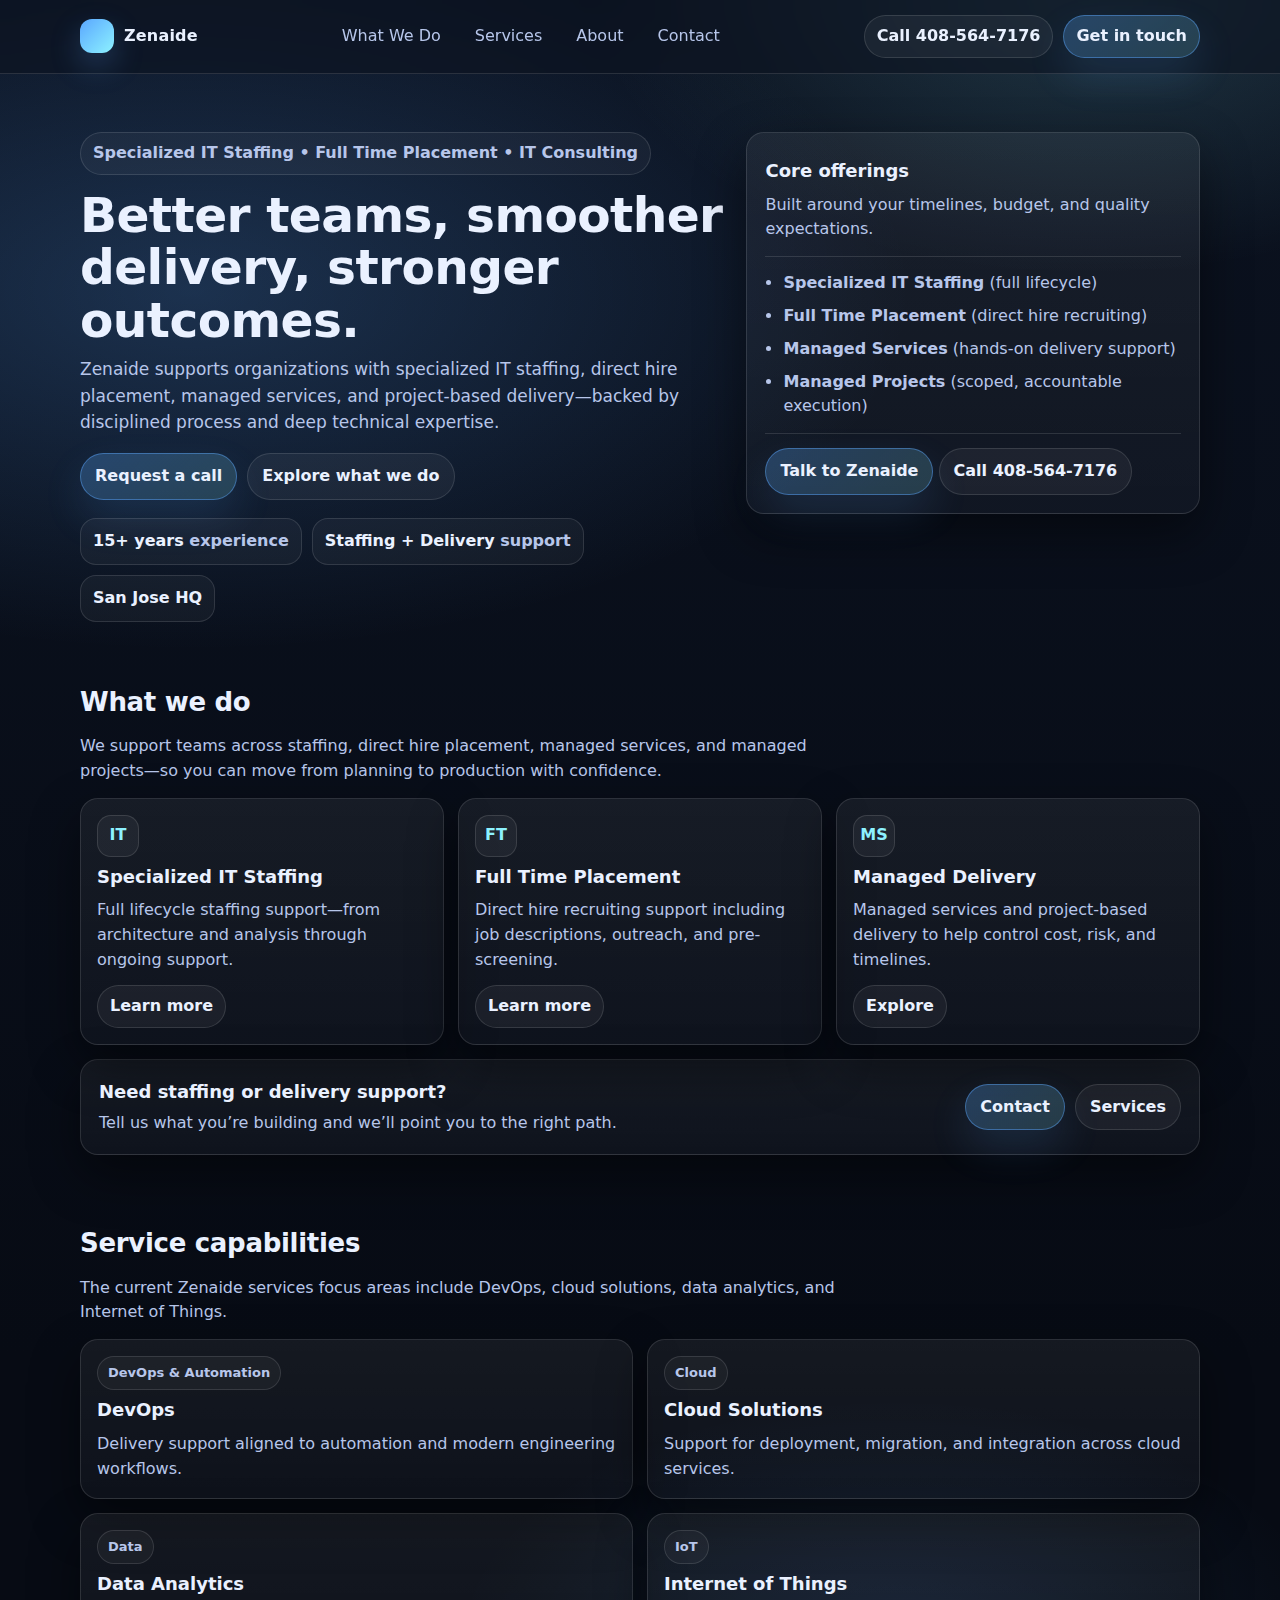
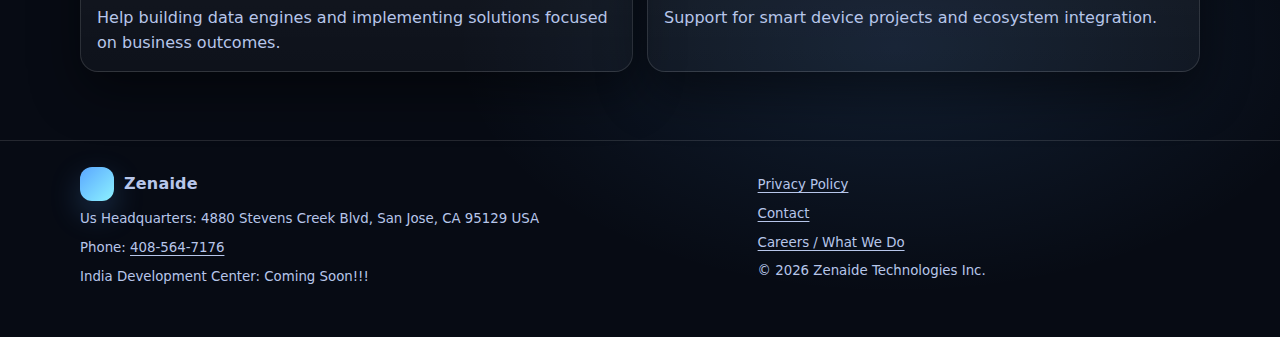
<file: index.html>
<!doctype html>
<html lang="en">
<head>
  <meta charset="utf-8" />
  <meta name="viewport" content="width=device-width,initial-scale=1" />
  <title>Zenaide Technologies | IT Staffing, Full-Time Placement & IT Consulting</title>
  <meta name="description" content="Zenaide provides specialized IT staffing, full-time placement, managed services, managed projects, and consulting across DevOps, cloud, data analytics, and IoT." />
  <link rel="canonical" href="https://www.zenaide.com/" />
  <meta property="og:title" content="Zenaide Technologies" />
  <meta property="og:description" content="Specialized IT Staffing • Full Time Placement • IT Consulting" />
  <meta property="og:type" content="website" />
  <meta property="og:url" content="https://www.zenaide.com/" />
  <meta name="twitter:card" content="summary" />
  <link rel="icon" href="/assets/favicon.svg" type="image/svg+xml" />
  <link rel="stylesheet" href="assets/styles.css" />
  <script type="application/ld+json">
  {
    "@context":"https://schema.org",
    "@type":"Organization",
    "name":"Zenaide Technologies Inc.",
    "url":"https://www.zenaide.com/",
    "telephone":"+1-408-564-7176",
    "address":{
      "@type":"PostalAddress",
      "streetAddress":"4880 Stevens Creek Blvd",
      "addressLocality":"San Jose",
      "addressRegion":"CA",
      "postalCode":"95129",
      "addressCountry":"US"
    }
  }
  </script>
</head>
<body>
  <a class="skip" href="#main">Skip to content</a>

  <header class="header">
    <div class="container">
      <nav class="nav" aria-label="Primary">
        <a class="brand" href="/">
          <span class="brand-badge" aria-hidden="true"></span>
          <span>Zenaide</span>
        </a>

        <div class="nav-links">
          <a href="/what-we-do.html">What We Do</a>
          <a href="/services.html">Services</a>
          <a href="/about-us.html">About</a>
          <a href="/contact-us.html">Contact</a>
        </div>

        <div class="nav-cta">
          <a class="btn small" href="tel:+14085647176">Call 408-564-7176</a>
          <a class="btn primary small" href="/contact-us.html">Get in touch</a>
        </div>

        <button class="menu-btn" data-menu-btn aria-controls="mobile-panel" aria-label="Open menu">Menu</button>
      </nav>

      <div id="mobile-panel" class="mobile-panel" data-mobile-panel>
        <a href="/what-we-do.html">What We Do</a>
        <a href="/it-staffing.html">Specialized IT Staffing</a>
        <a href="/full-time-placement.html">Full Time Placement</a>
        <a href="/managed-services.html">Managed Services</a>
        <a href="/managed-projects.html">Managed Projects</a>
        <a href="/services.html">Services</a>
        <a href="/about-us.html">About</a>
        <a href="/contact-us.html">Contact</a>
      </div>
    </div>
  </header>

  <main id="main">
    <section class="hero">
      <div class="container">
        <div class="hero-grid">
          <div>
            <div class="pill">Specialized IT Staffing • Full Time Placement • IT Consulting</div>
            <h1 class="h1">Better teams, smoother delivery, stronger outcomes.</h1>
            <p class="lead">
              Zenaide supports organizations with specialized IT staffing, direct hire placement, managed services,
              and project-based delivery—backed by disciplined process and deep technical expertise.
            </p>

            <div class="nav-cta" style="display:flex; gap:10px; flex-wrap:wrap">
              <a class="btn primary" href="/contact-us.html">Request a call</a>
              <a class="btn" href="/what-we-do.html">Explore what we do</a>
            </div>

            <div class="kpi-row" aria-label="Highlights">
              <div class="kpi"><strong>15+ years</strong> experience</div>
              <div class="kpi"><strong>Staffing + Delivery</strong> support</div>
              <div class="kpi"><strong>San Jose HQ</strong></div>
            </div>
          </div>

          <aside class="card hero-card" aria-label="How we help">
            <h2>Core offerings</h2>
            <p>Built around your timelines, budget, and quality expectations.</p>
            <div class="divider"></div>
            <ul class="list">
              <li><strong>Specialized IT Staffing</strong> (full lifecycle)</li>
              <li><strong>Full Time Placement</strong> (direct hire recruiting)</li>
              <li><strong>Managed Services</strong> (hands-on delivery support)</li>
              <li><strong>Managed Projects</strong> (scoped, accountable execution)</li>
            </ul>
            <div class="divider"></div>
            <a class="btn primary" href="/contact-us.html">Talk to Zenaide</a>
            <a class="btn" href="tel:+14085647176">Call 408-564-7176</a>
          </aside>
        </div>
      </div>
    </section>

    <section class="section">
      <div class="container">
        <h2>What we do</h2>
        <p>
          We support teams across staffing, direct hire placement, managed services, and managed projects—so you can
          move from planning to production with confidence.
        </p>

        <div class="grid3">
          <div class="card feature">
            <div class="icon" aria-hidden="true">IT</div>
            <h3>Specialized IT Staffing</h3>
            <p>Full lifecycle staffing support—from architecture and analysis through ongoing support.</p>
            <div style="margin-top:12px"><a class="btn small" href="/it-staffing.html">Learn more</a></div>
          </div>

          <div class="card feature">
            <div class="icon" aria-hidden="true">FT</div>
            <h3>Full Time Placement</h3>
            <p>Direct hire recruiting support including job descriptions, outreach, and pre-screening.</p>
            <div style="margin-top:12px"><a class="btn small" href="/full-time-placement.html">Learn more</a></div>
          </div>

          <div class="card feature">
            <div class="icon" aria-hidden="true">MS</div>
            <h3>Managed Delivery</h3>
            <p>Managed services and project-based delivery to help control cost, risk, and timelines.</p>
            <div style="margin-top:12px"><a class="btn small" href="/managed-services.html">Explore</a></div>
          </div>
        </div>

        <div style="height:14px"></div>

        <div class="card cta">
          <div>
            <h3>Need staffing or delivery support?</h3>
            <p>Tell us what you’re building and we’ll point you to the right path.</p>
          </div>
          <div class="cta-actions">
            <a class="btn primary" href="/contact-us.html">Contact</a>
            <a class="btn" href="/services.html">Services</a>
          </div>
        </div>
      </div>
    </section>

    <section class="section">
      <div class="container">
        <h2>Service capabilities</h2>
        <p>
          The current Zenaide services focus areas include DevOps, cloud solutions, data analytics, and Internet of Things.
        </p>

        <div class="grid2">
          <div class="card feature">
            <div class="badge">DevOps & Automation</div>
            <h3>DevOps</h3>
            <p>Delivery support aligned to automation and modern engineering workflows.</p>
          </div>
          <div class="card feature">
            <div class="badge">Cloud</div>
            <h3>Cloud Solutions</h3>
            <p>Support for deployment, migration, and integration across cloud services.</p>
          </div>
          <div class="card feature">
            <div class="badge">Data</div>
            <h3>Data Analytics</h3>
            <p>Help building data engines and implementing solutions focused on business outcomes.</p>
          </div>
          <div class="card feature">
            <div class="badge">IoT</div>
            <h3>Internet of Things</h3>
            <p>Support for smart device projects and ecosystem integration.</p>
          </div>
        </div>
      </div>
    </section>

    <div class="callbar" aria-label="Call to action">
      <a class="btn" href="tel:+14085647176">Call 408-564-7176</a>
    </div>
  </main>

  <footer class="footer">
    <div class="container">
      <div class="footer-grid">
        <div>
          <div class="brand" style="gap:10px">
            <span class="brand-badge" aria-hidden="true"></span>
            <span>Zenaide</span>
          </div>
          <small>Us Headquarters: 4880 Stevens Creek Blvd, San Jose, CA 95129 USA</small>
          <small>Phone: <a href="tel:+14085647176">408-564-7176</a></small>
          <small>India Development Center: Coming Soon!!!</small>
        </div>
        <div>
          <small><a href="/privacy-policy.html">Privacy Policy</a></small>
          <small><a href="/contact-us.html">Contact</a></small>
          <small><a href="/what-we-do.html">Careers / What We Do</a></small>
          <small>© <span data-year></span> Zenaide Technologies Inc.</small>
        </div>
      </div>
    </div>
  </footer>

  <script src="/assets/script.js" defer></script>
</body>
</html>
</file>
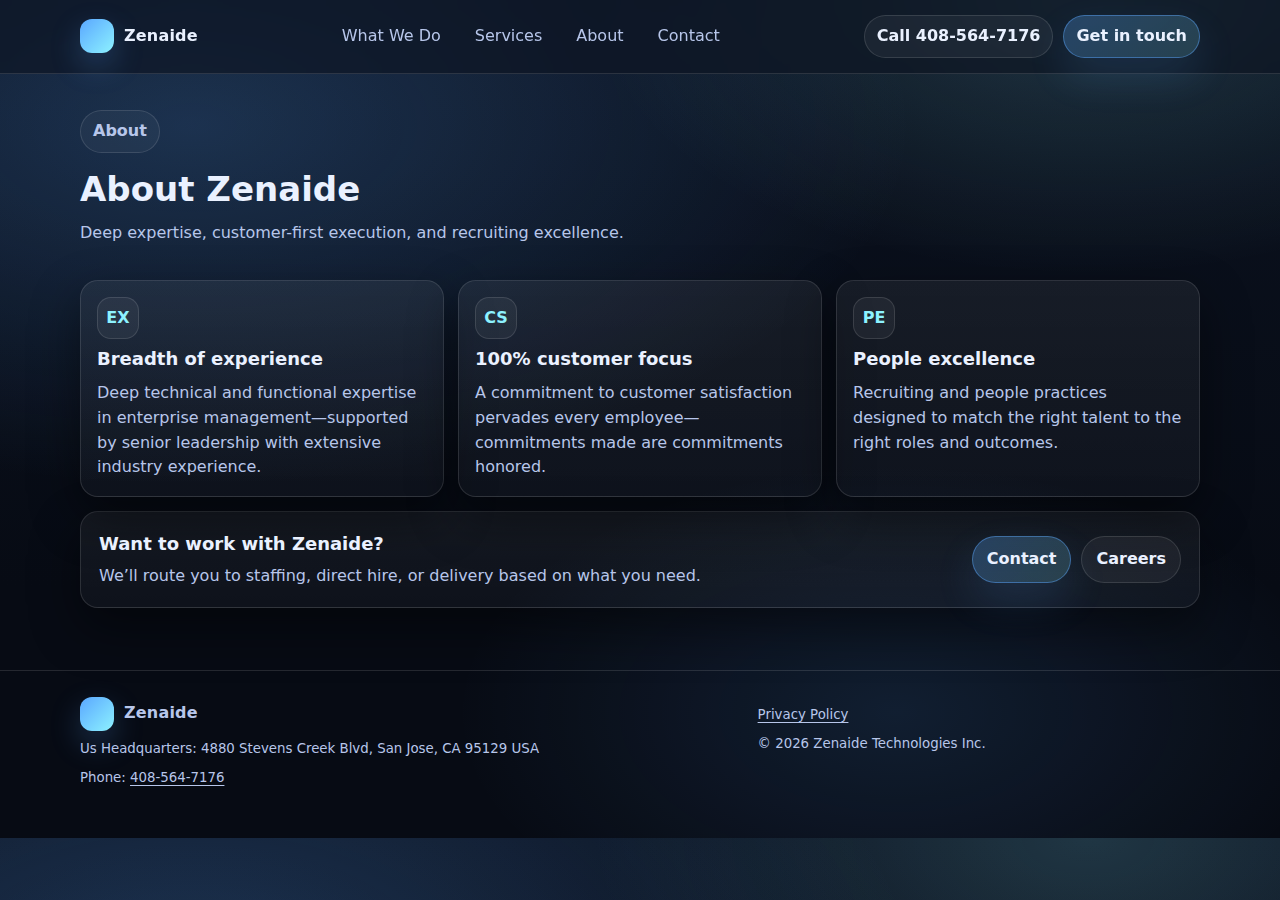
<file: about-us.html>
<!doctype html>
<html lang="en">
<head>
  <meta charset="utf-8" />
  <meta name="viewport" content="width=device-width,initial-scale=1" />
  <title>About Zenaide | Experience, Customer Focus, People Excellence</title>
  <meta name="description" content="Zenaide’s senior management brings breadth of industry experience with a commitment to customer satisfaction and recruiting excellence." />
  <link rel="canonical" href="https://www.zenaide.com/about-us.html" />
  <link rel="icon" href="/assets/favicon.svg" type="image/svg+xml" />
  <link rel="stylesheet" href="/assets/styles.css" />
  <script type="application/ld+json">
  {
    "@context":"https://schema.org",
    "@type":"AboutPage",
    "name":"About Zenaide",
    "url":"https://www.zenaide.com/about-us.html"
  }
  </script>
</head>
<body>
  <a class="skip" href="#main">Skip to content</a>

  <header class="header">
    <div class="container">
      <nav class="nav" aria-label="Primary">
        <a class="brand" href="/"><span class="brand-badge"></span><span>Zenaide</span></a>
        <div class="nav-links">
          <a href="/what-we-do.html">What We Do</a>
          <a href="/services.html">Services</a>
          <a href="/about-us.html">About</a>
          <a href="/contact-us.html">Contact</a>
        </div>
        <div class="nav-cta">
          <a class="btn small" href="tel:+14085647176">Call 408-564-7176</a>
          <a class="btn primary small" href="/contact-us.html">Get in touch</a>
        </div>
        <button class="menu-btn" data-menu-btn aria-controls="mobile-panel" aria-label="Open menu">Menu</button>
      </nav>

      <div id="mobile-panel" class="mobile-panel" data-mobile-panel>
        <a href="/what-we-do.html">What We Do</a>
        <a href="/services.html">Services</a>
        <a href="/about-us.html">About</a>
        <a href="/contact-us.html">Contact</a>
      </div>
    </div>
  </header>

  <main id="main">
    <section class="pagehead">
      <div class="container">
        <div class="pill">About</div>
        <h1>About Zenaide</h1>
        <p>Deep expertise, customer-first execution, and recruiting excellence.</p>
      </div>
    </section>

    <section class="prose">
      <div class="container">
        <div class="grid3">
          <div class="card feature">
            <div class="icon" aria-hidden="true">EX</div>
            <h3>Breadth of experience</h3>
            <p>
              Deep technical and functional expertise in enterprise management—supported by senior leadership with
              extensive industry experience.
            </p>
          </div>
          <div class="card feature">
            <div class="icon" aria-hidden="true">CS</div>
            <h3>100% customer focus</h3>
            <p>
              A commitment to customer satisfaction pervades every employee—commitments made are commitments honored.
            </p>
          </div>
          <div class="card feature">
            <div class="icon" aria-hidden="true">PE</div>
            <h3>People excellence</h3>
            <p>
              Recruiting and people practices designed to match the right talent to the right roles and outcomes.
            </p>
          </div>
        </div>

        <div style="height:14px"></div>

        <div class="card cta">
          <div>
            <h3>Want to work with Zenaide?</h3>
            <p>We’ll route you to staffing, direct hire, or delivery based on what you need.</p>
          </div>
          <div class="cta-actions">
            <a class="btn primary" href="/contact-us.html">Contact</a>
            <a class="btn" href="/what-we-do.html">Careers</a>
          </div>
        </div>
      </div>
    </section>

    <div class="callbar" aria-label="Call to action">
      <a class="btn" href="tel:+14085647176">Call 408-564-7176</a>
    </div>
  </main>

  <footer class="footer">
    <div class="container">
      <div class="footer-grid">
        <div>
          <div class="brand" style="gap:10px"><span class="brand-badge"></span><span>Zenaide</span></div>
          <small>Us Headquarters: 4880 Stevens Creek Blvd, San Jose, CA 95129 USA</small>
          <small>Phone: <a href="tel:+14085647176">408-564-7176</a></small>
        </div>
        <div>
          <small><a href="/privacy-policy.html">Privacy Policy</a></small>
          <small>© <span data-year></span> Zenaide Technologies Inc.</small>
        </div>
      </div>
    </div>
  </footer>

  <script src="/assets/script.js" defer></script>
</body>
</html>
</file>
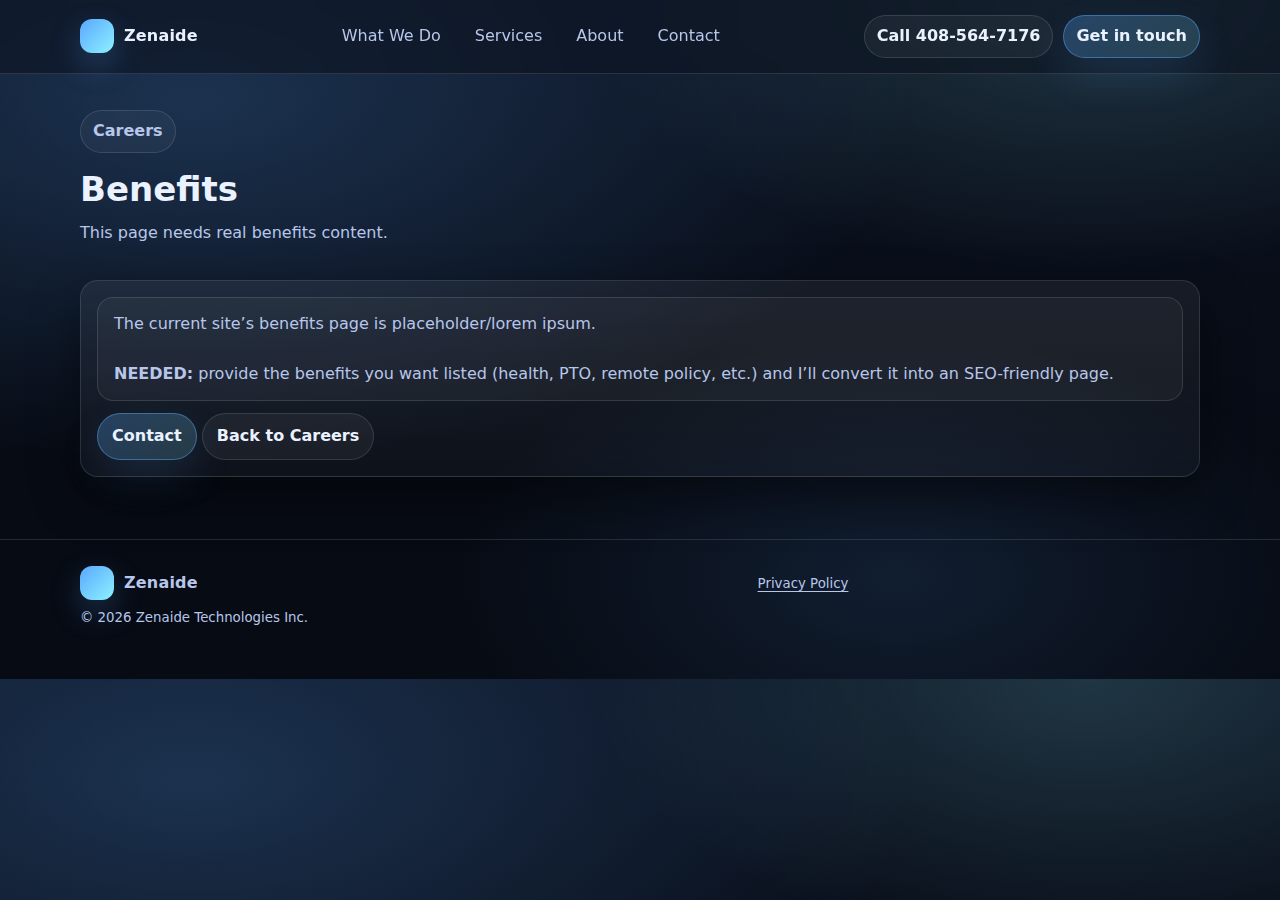
<file: benefits.html>
<!doctype html>
<html lang="en">
<head>
  <meta charset="utf-8" />
  <meta name="viewport" content="width=device-width,initial-scale=1" />
  <title>Benefits | Zenaide Careers</title>
  <meta name="description" content="Benefits information for Zenaide careers. This page is a placeholder until benefits details are provided." />
  <link rel="canonical" href="https://www.zenaide.com/benefits.html" />
  <link rel="icon" href="/assets/favicon.svg" type="image/svg+xml" />
  <link rel="stylesheet" href="/assets/styles.css" />
</head>
<body>
  <a class="skip" href="#main">Skip to content</a>
  <header class="header">
    <div class="container">
      <nav class="nav" aria-label="Primary">
        <a class="brand" href="/"><span class="brand-badge"></span><span>Zenaide</span></a>
        <div class="nav-links">
          <a href="/what-we-do.html">What We Do</a>
          <a href="/services.html">Services</a>
          <a href="/about-us.html">About</a>
          <a href="/contact-us.html">Contact</a>
        </div>
        <div class="nav-cta">
          <a class="btn small" href="tel:+14085647176">Call 408-564-7176</a>
          <a class="btn primary small" href="/contact-us.html">Get in touch</a>
        </div>
        <button class="menu-btn" data-menu-btn aria-controls="mobile-panel" aria-label="Open menu">Menu</button>
      </nav>
      <div id="mobile-panel" class="mobile-panel" data-mobile-panel>
        <a href="/what-we-do.html">What We Do</a>
        <a href="/contact-us.html">Contact</a>
      </div>
    </div>
  </header>

  <main id="main">
    <section class="pagehead">
      <div class="container">
        <div class="pill">Careers</div>
        <h1>Benefits</h1>
        <p>This page needs real benefits content.</p>
      </div>
    </section>

    <section class="prose">
      <div class="container">
        <div class="card feature">
          <p class="note">
            The current site’s benefits page is placeholder/lorem ipsum.
            <br><br>
            <strong>NEEDED:</strong> provide the benefits you want listed (health, PTO, remote policy, etc.)
            and I’ll convert it into an SEO-friendly page.
          </p>
          <div style="margin-top:12px">
            <a class="btn primary" href="/contact-us.html">Contact</a>
            <a class="btn" href="/what-we-do.html">Back to Careers</a>
          </div>
        </div>
      </div>
    </section>
  </main>

  <footer class="footer">
    <div class="container">
      <div class="footer-grid">
        <div>
          <div class="brand" style="gap:10px"><span class="brand-badge"></span><span>Zenaide</span></div>
          <small>© <span data-year></span> Zenaide Technologies Inc.</small>
        </div>
        <div>
          <small><a href="/privacy-policy.html">Privacy Policy</a></small>
        </div>
      </div>
    </div>
  </footer>

  <script src="/assets/script.js" defer></script>
</body>
</html>
</file>
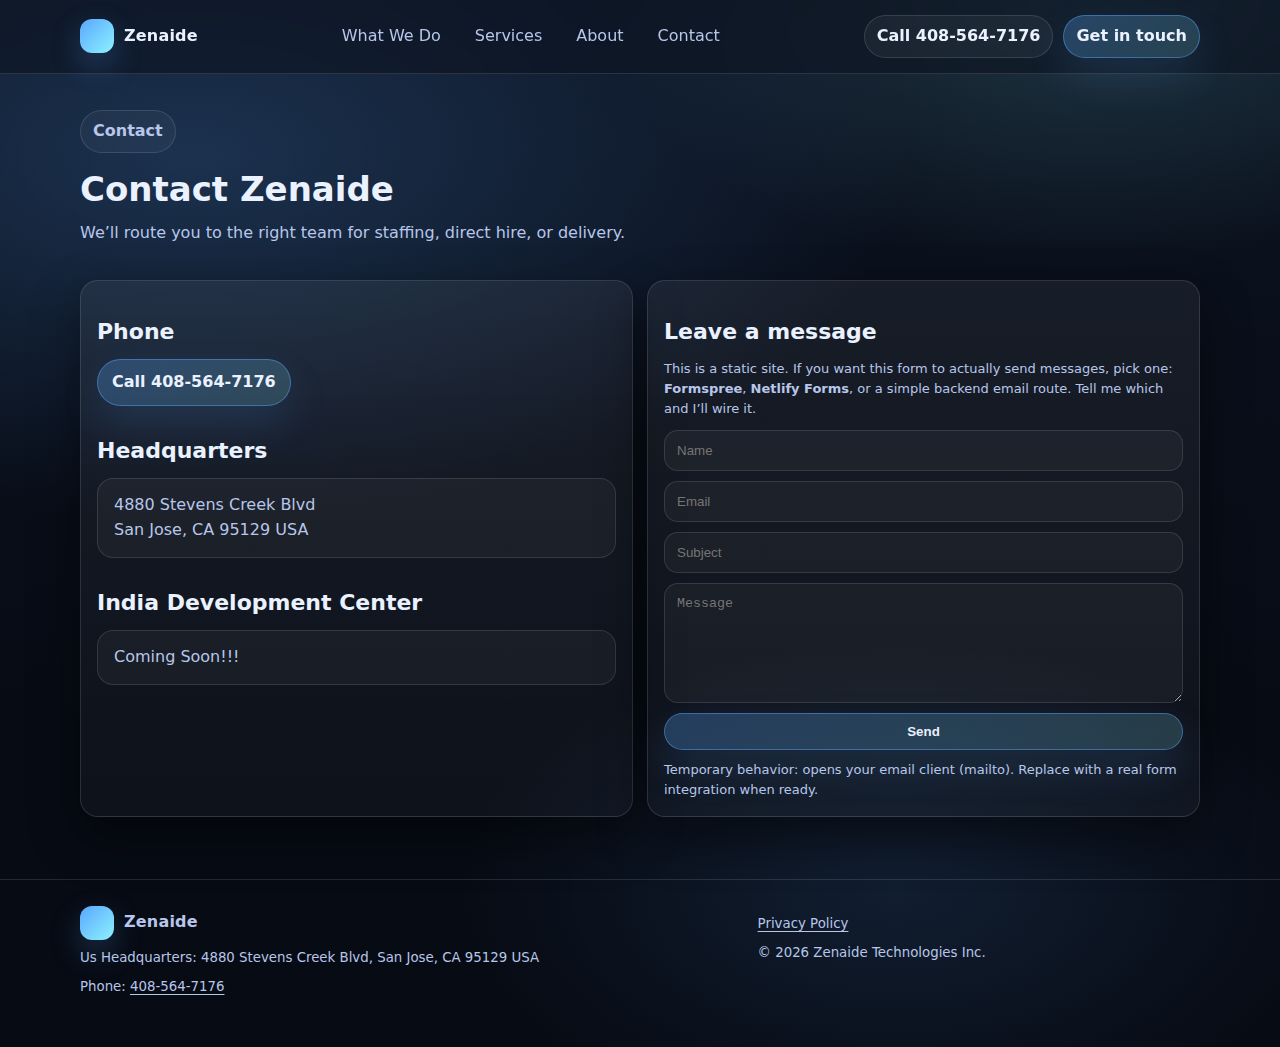
<file: contact-us.html>
<!doctype html>
<html lang="en">
<head>
  <meta charset="utf-8" />
  <meta name="viewport" content="width=device-width,initial-scale=1" />
  <title>Contact Zenaide | San Jose, CA</title>
  <meta name="description" content="Contact Zenaide Technologies Inc. Phone: 408-564-7176. Headquarters: 4880 Stevens Creek Blvd, San Jose, CA 95129." />
  <link rel="canonical" href="https://www.zenaide.com/contact-us.html" />
  <link rel="icon" href="/assets/favicon.svg" type="image/svg+xml" />
  <link rel="stylesheet" href="/assets/styles.css" />
  <script type="application/ld+json">
  {
    "@context":"https://schema.org",
    "@type":"ContactPage",
    "name":"Contact Zenaide",
    "url":"https://www.zenaide.com/contact-us.html",
    "mainEntity":{
      "@type":"Organization",
      "name":"Zenaide Technologies Inc.",
      "telephone":"+1-408-564-7176",
      "address":{
        "@type":"PostalAddress",
        "streetAddress":"4880 Stevens Creek Blvd",
        "addressLocality":"San Jose",
        "addressRegion":"CA",
        "postalCode":"95129",
        "addressCountry":"US"
      }
    }
  }
  </script>
</head>
<body>
  <a class="skip" href="#main">Skip to content</a>

  <header class="header">
    <div class="container">
      <nav class="nav" aria-label="Primary">
        <a class="brand" href="/"><span class="brand-badge"></span><span>Zenaide</span></a>
        <div class="nav-links">
          <a href="/what-we-do.html">What We Do</a>
          <a href="/services.html">Services</a>
          <a href="/about-us.html">About</a>
          <a href="/contact-us.html">Contact</a>
        </div>
        <div class="nav-cta">
          <a class="btn small" href="tel:+14085647176">Call 408-564-7176</a>
          <a class="btn primary small" href="/contact-us.html">Get in touch</a>
        </div>
        <button class="menu-btn" data-menu-btn aria-controls="mobile-panel" aria-label="Open menu">Menu</button>
      </nav>
      <div id="mobile-panel" class="mobile-panel" data-mobile-panel>
        <a href="/what-we-do.html">What We Do</a>
        <a href="/services.html">Services</a>
        <a href="/about-us.html">About</a>
      </div>
    </div>
  </header>

  <main id="main">
    <section class="pagehead">
      <div class="container">
        <div class="pill">Contact</div>
        <h1>Contact Zenaide</h1>
        <p>We’ll route you to the right team for staffing, direct hire, or delivery.</p>
      </div>
    </section>

    <section class="prose">
      <div class="container">
        <div class="grid2">
          <div class="card feature">
            <h2>Phone</h2>
            <p><a class="btn primary" href="tel:+14085647176">Call 408-564-7176</a></p>

            <div style="height:10px"></div>

            <h2>Headquarters</h2>
            <p class="note">4880 Stevens Creek Blvd<br/>San Jose, CA 95129 USA</p>

            <div style="height:10px"></div>

            <h2>India Development Center</h2>
            <p class="note">Coming Soon!!!</p>
          </div>

          <div class="card feature">
            <h2>Leave a message</h2>
            <p class="help">
              This is a static site. If you want this form to actually send messages, pick one:
              <strong>Formspree</strong>, <strong>Netlify Forms</strong>, or a simple backend email route.
              Tell me which and I’ll wire it.
            </p>

            <form class="form" action="mailto:privacy@zenaide.com" method="post" enctype="text/plain">
              <input class="input" name="name" placeholder="Name" autocomplete="name" />
              <input class="input" name="email" placeholder="Email" autocomplete="email" />
              <input class="input" name="subject" placeholder="Subject" />
              <textarea class="textarea" name="message" placeholder="Message"></textarea>
              <button class="btn primary" type="submit">Send</button>
              <div class="help">Temporary behavior: opens your email client (mailto). Replace with a real form integration when ready.</div>
            </form>
          </div>
        </div>
      </div>
    </section>

    <div class="callbar" aria-label="Call to action">
      <a class="btn" href="tel:+14085647176">Call 408-564-7176</a>
    </div>
  </main>

  <footer class="footer">
    <div class="container">
      <div class="footer-grid">
        <div>
          <div class="brand" style="gap:10px"><span class="brand-badge"></span><span>Zenaide</span></div>
          <small>Us Headquarters: 4880 Stevens Creek Blvd, San Jose, CA 95129 USA</small>
          <small>Phone: <a href="tel:+14085647176">408-564-7176</a></small>
        </div>
        <div>
          <small><a href="/privacy-policy.html">Privacy Policy</a></small>
          <small>© <span data-year></span> Zenaide Technologies Inc.</small>
        </div>
      </div>
    </div>
  </footer>

  <script src="/assets/script.js" defer></script>
</body>
</html>
</file>
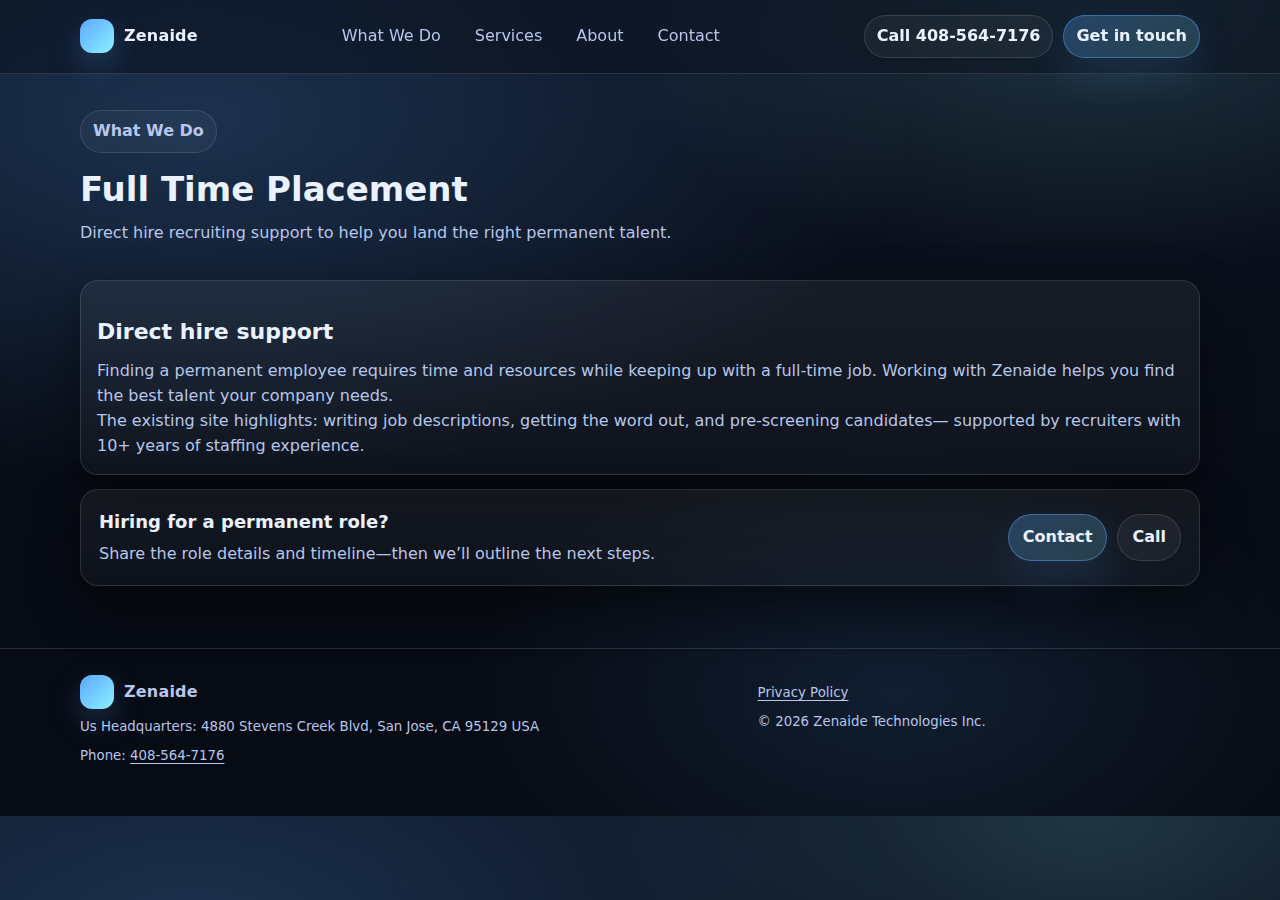
<file: full-time-placement.html>
<!doctype html>
<html lang="en">
<head>
  <meta charset="utf-8" />
  <meta name="viewport" content="width=device-width,initial-scale=1" />
  <title>Full Time Placement | Direct Hire Recruiting</title>
  <meta name="description" content="Zenaide provides direct hire recruiting support to help you find permanent employees—job descriptions, outreach, and candidate pre-screening." />
  <link rel="canonical" href="https://www.zenaide.com/full-time-placement.html" />
  <link rel="icon" href="/assets/favicon.svg" type="image/svg+xml" />
  <link rel="stylesheet" href="/assets/styles.css" />
</head>
<body>
  <a class="skip" href="#main">Skip to content</a>

  <header class="header">
    <div class="container">
      <nav class="nav" aria-label="Primary">
        <a class="brand" href="/"><span class="brand-badge"></span><span>Zenaide</span></a>
        <div class="nav-links">
          <a href="/what-we-do.html">What We Do</a>
          <a href="/services.html">Services</a>
          <a href="/about-us.html">About</a>
          <a href="/contact-us.html">Contact</a>
        </div>
        <div class="nav-cta">
          <a class="btn small" href="tel:+14085647176">Call 408-564-7176</a>
          <a class="btn primary small" href="/contact-us.html">Get in touch</a>
        </div>
        <button class="menu-btn" data-menu-btn aria-controls="mobile-panel" aria-label="Open menu">Menu</button>
      </nav>
      <div id="mobile-panel" class="mobile-panel" data-mobile-panel>
        <a href="/what-we-do.html">What We Do</a>
        <a href="/services.html">Services</a>
        <a href="/contact-us.html">Contact</a>
      </div>
    </div>
  </header>

  <main id="main">
    <section class="pagehead">
      <div class="container">
        <div class="pill">What We Do</div>
        <h1>Full Time Placement</h1>
        <p>Direct hire recruiting support to help you land the right permanent talent.</p>
      </div>
    </section>

    <section class="prose">
      <div class="container">
        <div class="card feature">
          <h2>Direct hire support</h2>
          <p>
            Finding a permanent employee requires time and resources while keeping up with a full-time job.
            Working with Zenaide helps you find the best talent your company needs.
          </p>
          <p>
            The existing site highlights: writing job descriptions, getting the word out, and pre-screening candidates—
            supported by recruiters with 10+ years of staffing experience.
          </p>
        </div>

        <div style="height:14px"></div>

        <div class="card cta">
          <div>
            <h3>Hiring for a permanent role?</h3>
            <p>Share the role details and timeline—then we’ll outline the next steps.</p>
          </div>
          <div class="cta-actions">
            <a class="btn primary" href="/contact-us.html">Contact</a>
            <a class="btn" href="tel:+14085647176">Call</a>
          </div>
        </div>
      </div>
    </section>

    <div class="callbar" aria-label="Call to action">
      <a class="btn" href="tel:+14085647176">Call 408-564-7176</a>
    </div>
  </main>

  <footer class="footer">
    <div class="container">
      <div class="footer-grid">
        <div>
          <div class="brand" style="gap:10px"><span class="brand-badge"></span><span>Zenaide</span></div>
          <small>Us Headquarters: 4880 Stevens Creek Blvd, San Jose, CA 95129 USA</small>
          <small>Phone: <a href="tel:+14085647176">408-564-7176</a></small>
        </div>
        <div>
          <small><a href="/privacy-policy.html">Privacy Policy</a></small>
          <small>© <span data-year></span> Zenaide Technologies Inc.</small>
        </div>
      </div>
    </div>
  </footer>

  <script src="/assets/script.js" defer></script>
</body>
</html>
</file>
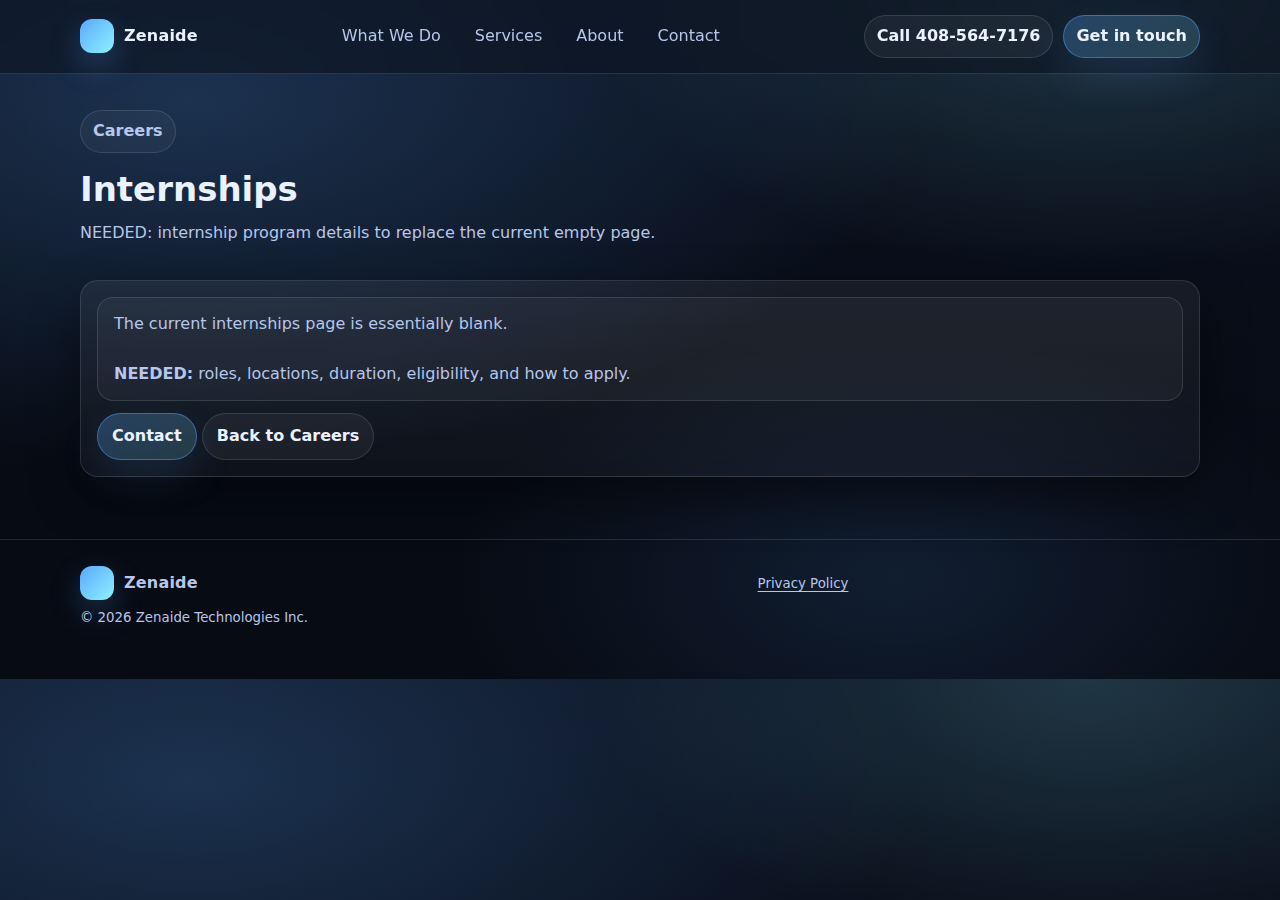
<file: internships.html>
<!doctype html>
<html lang="en">
<head>
  <meta charset="utf-8" />
  <meta name="viewport" content="width=device-width,initial-scale=1" />
  <title>Internships | Zenaide Careers</title>
  <meta name="description" content="Internships information for Zenaide careers." />
  <link rel="canonical" href="https://www.zenaide.com/internships.html" />
  <link rel="icon" href="/assets/favicon.svg" type="image/svg+xml" />
  <link rel="stylesheet" href="/assets/styles.css" />
</head>
<body>
  <a class="skip" href="#main">Skip to content</a>
  <header class="header">
    <div class="container">
      <nav class="nav" aria-label="Primary">
        <a class="brand" href="/"><span class="brand-badge"></span><span>Zenaide</span></a>
        <div class="nav-links">
          <a href="/what-we-do.html">What We Do</a>
          <a href="/services.html">Services</a>
          <a href="/about-us.html">About</a>
          <a href="/contact-us.html">Contact</a>
        </div>
        <div class="nav-cta">
          <a class="btn small" href="tel:+14085647176">Call 408-564-7176</a>
          <a class="btn primary small" href="/contact-us.html">Get in touch</a>
        </div>
        <button class="menu-btn" data-menu-btn aria-controls="mobile-panel" aria-label="Open menu">Menu</button>
      </nav>
      <div id="mobile-panel" class="mobile-panel" data-mobile-panel>
        <a href="/what-we-do.html">What We Do</a>
        <a href="/contact-us.html">Contact</a>
      </div>
    </div>
  </header>

  <main id="main">
    <section class="pagehead">
      <div class="container">
        <div class="pill">Careers</div>
        <h1>Internships</h1>
        <p>NEEDED: internship program details to replace the current empty page.</p>
      </div>
    </section>

    <section class="prose">
      <div class="container">
        <div class="card feature">
          <p class="note">
            The current internships page is essentially blank.
            <br><br>
            <strong>NEEDED:</strong> roles, locations, duration, eligibility, and how to apply.
          </p>
          <div style="margin-top:12px">
            <a class="btn primary" href="/contact-us.html">Contact</a>
            <a class="btn" href="/what-we-do.html">Back to Careers</a>
          </div>
        </div>
      </div>
    </section>
  </main>

  <footer class="footer">
    <div class="container">
      <div class="footer-grid">
        <div>
          <div class="brand" style="gap:10px"><span class="brand-badge"></span><span>Zenaide</span></div>
          <small>© <span data-year></span> Zenaide Technologies Inc.</small>
        </div>
        <div>
          <small><a href="/privacy-policy.html">Privacy Policy</a></small>
        </div>
      </div>
    </div>
  </footer>

  <script src="/assets/script.js" defer></script>
</body>
</html>
</file>
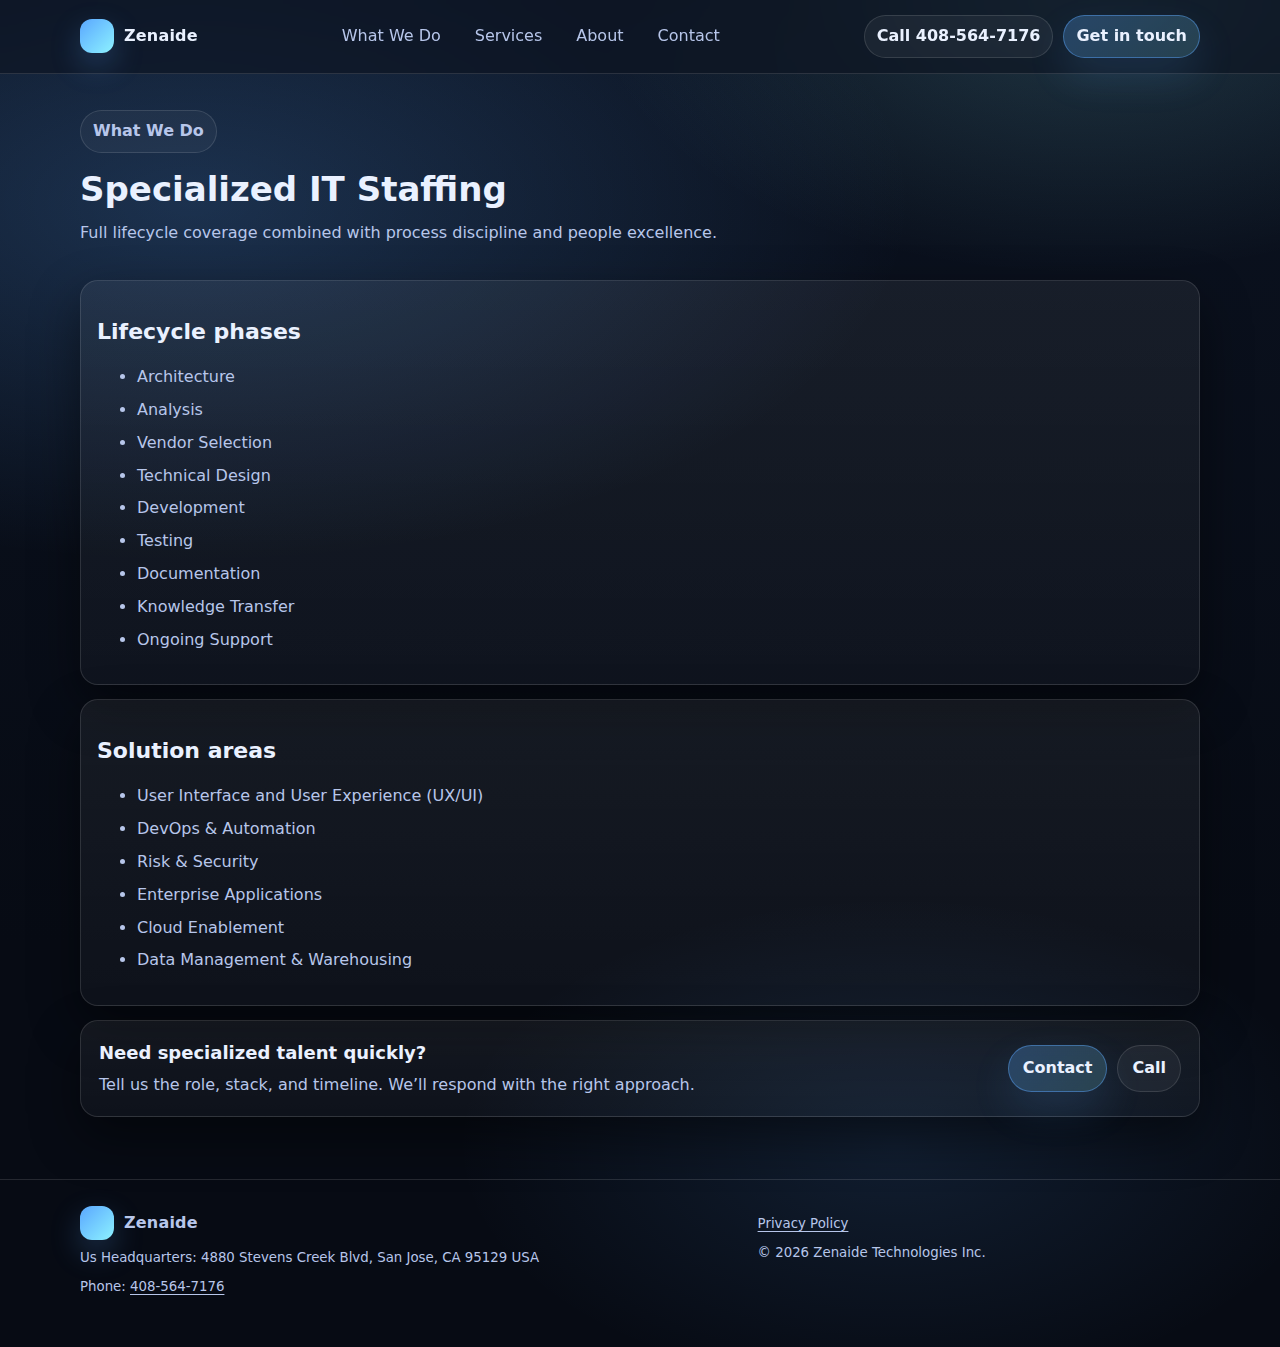
<file: it-staffing.html>
<!doctype html>
<html lang="en">
<head>
  <meta charset="utf-8" />
  <meta name="viewport" content="width=device-width,initial-scale=1" />
  <title>Specialized IT Staffing | Full Lifecycle Coverage</title>
  <meta name="description" content="Zenaide provides the full lifecycle of specialized IT staffing solutions including architecture, analysis, vendor selection, design, development, testing, documentation, knowledge transfer, and support." />
  <link rel="canonical" href="https://www.zenaide.com/it-staffing.html" />
  <link rel="icon" href="/assets/favicon.svg" type="image/svg+xml" />
  <link rel="stylesheet" href="/assets/styles.css" />
</head>
<body>
  <a class="skip" href="#main">Skip to content</a>

  <header class="header">
    <div class="container">
      <nav class="nav" aria-label="Primary">
        <a class="brand" href="/"><span class="brand-badge"></span><span>Zenaide</span></a>
        <div class="nav-links">
          <a href="/what-we-do.html">What We Do</a>
          <a href="/services.html">Services</a>
          <a href="/about-us.html">About</a>
          <a href="/contact-us.html">Contact</a>
        </div>
        <div class="nav-cta">
          <a class="btn small" href="tel:+14085647176">Call 408-564-7176</a>
          <a class="btn primary small" href="/contact-us.html">Get in touch</a>
        </div>
        <button class="menu-btn" data-menu-btn aria-controls="mobile-panel" aria-label="Open menu">Menu</button>
      </nav>
      <div id="mobile-panel" class="mobile-panel" data-mobile-panel>
        <a href="/what-we-do.html">What We Do</a>
        <a href="/services.html">Services</a>
        <a href="/contact-us.html">Contact</a>
      </div>
    </div>
  </header>

  <main id="main">
    <section class="pagehead">
      <div class="container">
        <div class="pill">What We Do</div>
        <h1>Specialized IT Staffing</h1>
        <p>Full lifecycle coverage combined with process discipline and people excellence.</p>
      </div>
    </section>

    <section class="prose">
      <div class="container">
        <div class="card feature">
          <h2>Lifecycle phases</h2>
          <ul>
            <li>Architecture</li>
            <li>Analysis</li>
            <li>Vendor Selection</li>
            <li>Technical Design</li>
            <li>Development</li>
            <li>Testing</li>
            <li>Documentation</li>
            <li>Knowledge Transfer</li>
            <li>Ongoing Support</li>
          </ul>
        </div>

        <div style="height:14px"></div>

        <div class="card feature">
          <h2>Solution areas</h2>
          <ul>
            <li>User Interface and User Experience (UX/UI)</li>
            <li>DevOps & Automation</li>
            <li>Risk & Security</li>
            <li>Enterprise Applications</li>
            <li>Cloud Enablement</li>
            <li>Data Management & Warehousing</li>
          </ul>
        </div>

        <div style="height:14px"></div>

        <div class="card cta">
          <div>
            <h3>Need specialized talent quickly?</h3>
            <p>Tell us the role, stack, and timeline. We’ll respond with the right approach.</p>
          </div>
          <div class="cta-actions">
            <a class="btn primary" href="/contact-us.html">Contact</a>
            <a class="btn" href="tel:+14085647176">Call</a>
          </div>
        </div>
      </div>
    </section>

    <div class="callbar" aria-label="Call to action">
      <a class="btn" href="tel:+14085647176">Call 408-564-7176</a>
    </div>
  </main>

  <footer class="footer">
    <div class="container">
      <div class="footer-grid">
        <div>
          <div class="brand" style="gap:10px"><span class="brand-badge"></span><span>Zenaide</span></div>
          <small>Us Headquarters: 4880 Stevens Creek Blvd, San Jose, CA 95129 USA</small>
          <small>Phone: <a href="tel:+14085647176">408-564-7176</a></small>
        </div>
        <div>
          <small><a href="/privacy-policy.html">Privacy Policy</a></small>
          <small>© <span data-year></span> Zenaide Technologies Inc.</small>
        </div>
      </div>
    </div>
  </footer>

  <script src="/assets/script.js" defer></script>
</body>
</html>
</file>
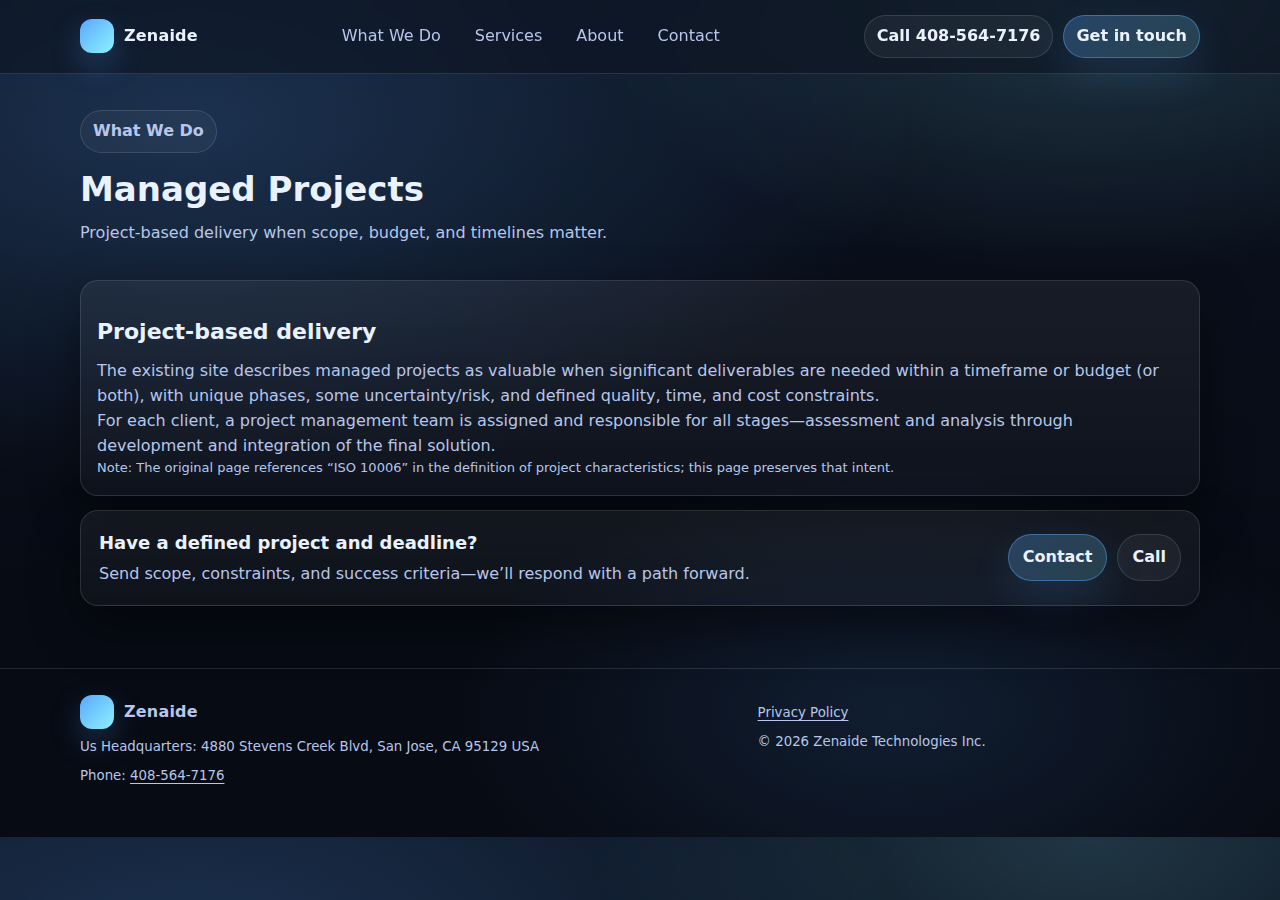
<file: managed-projects.html>
<!doctype html>
<html lang="en">
<head>
  <meta charset="utf-8" />
  <meta name="viewport" content="width=device-width,initial-scale=1" />
  <title>Managed Projects | Project-Based Delivery</title>
  <meta name="description" content="A project-based solution is invaluable when significant deliverables are needed within a specific timeframe or budget." />
  <link rel="canonical" href="https://www.zenaide.com/managed-projects.html" />
  <link rel="icon" href="/assets/favicon.svg" type="image/svg+xml" />
  <link rel="stylesheet" href="/assets/styles.css" />
</head>
<body>
  <a class="skip" href="#main">Skip to content</a>

  <header class="header">
    <div class="container">
      <nav class="nav" aria-label="Primary">
        <a class="brand" href="/"><span class="brand-badge"></span><span>Zenaide</span></a>
        <div class="nav-links">
          <a href="/what-we-do.html">What We Do</a>
          <a href="/services.html">Services</a>
          <a href="/about-us.html">About</a>
          <a href="/contact-us.html">Contact</a>
        </div>
        <div class="nav-cta">
          <a class="btn small" href="tel:+14085647176">Call 408-564-7176</a>
          <a class="btn primary small" href="/contact-us.html">Get in touch</a>
        </div>
        <button class="menu-btn" data-menu-btn aria-controls="mobile-panel" aria-label="Open menu">Menu</button>
      </nav>
      <div id="mobile-panel" class="mobile-panel" data-mobile-panel>
        <a href="/what-we-do.html">What We Do</a>
        <a href="/services.html">Services</a>
        <a href="/contact-us.html">Contact</a>
      </div>
    </div>
  </header>

  <main id="main">
    <section class="pagehead">
      <div class="container">
        <div class="pill">What We Do</div>
        <h1>Managed Projects</h1>
        <p>Project-based delivery when scope, budget, and timelines matter.</p>
      </div>
    </section>

    <section class="prose">
      <div class="container">
        <div class="card feature">
          <h2>Project-based delivery</h2>
          <p>
            The existing site describes managed projects as valuable when significant deliverables are needed within a
            timeframe or budget (or both), with unique phases, some uncertainty/risk, and defined quality, time, and cost constraints.
          </p>
          <p>
            For each client, a project management team is assigned and responsible for all stages—assessment and analysis through
            development and integration of the final solution.
          </p>
          <p class="help">
            Note: The original page references “ISO 10006” in the definition of project characteristics; this page preserves that intent.
          </p>
        </div>

        <div style="height:14px"></div>

        <div class="card cta">
          <div>
            <h3>Have a defined project and deadline?</h3>
            <p>Send scope, constraints, and success criteria—we’ll respond with a path forward.</p>
          </div>
          <div class="cta-actions">
            <a class="btn primary" href="/contact-us.html">Contact</a>
            <a class="btn" href="tel:+14085647176">Call</a>
          </div>
        </div>
      </div>
    </section>

    <div class="callbar" aria-label="Call to action">
      <a class="btn" href="tel:+14085647176">Call 408-564-7176</a>
    </div>
  </main>

  <footer class="footer">
    <div class="container">
      <div class="footer-grid">
        <div>
          <div class="brand" style="gap:10px"><span class="brand-badge"></span><span>Zenaide</span></div>
          <small>Us Headquarters: 4880 Stevens Creek Blvd, San Jose, CA 95129 USA</small>
          <small>Phone: <a href="tel:+14085647176">408-564-7176</a></small>
        </div>
        <div>
          <small><a href="/privacy-policy.html">Privacy Policy</a></small>
          <small>© <span data-year></span> Zenaide Technologies Inc.</small>
        </div>
      </div>
    </div>
  </footer>

  <script src="/assets/script.js" defer></script>
</body>
</html>
</file>
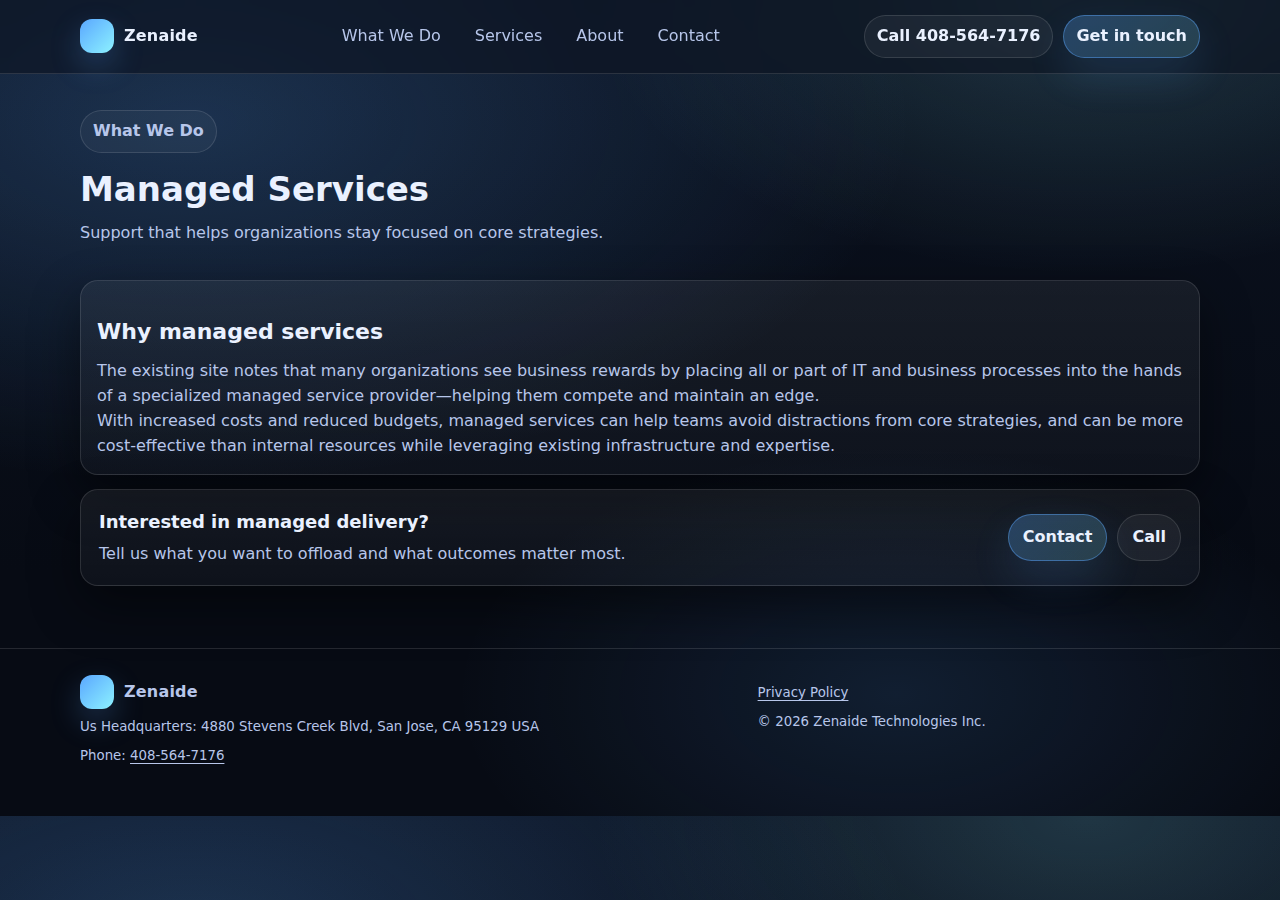
<file: managed-services.html>
<!doctype html>
<html lang="en">
<head>
  <meta charset="utf-8" />
  <meta name="viewport" content="width=device-width,initial-scale=1" />
  <title>Managed Services | Delivery Support</title>
  <meta name="description" content="Managed services help organizations focus on core competencies with cost-effective delivery support and operational leverage." />
  <link rel="canonical" href="https://www.zenaide.com/managed-services.html" />
  <link rel="icon" href="/assets/favicon.svg" type="image/svg+xml" />
  <link rel="stylesheet" href="/assets/styles.css" />
</head>
<body>
  <a class="skip" href="#main">Skip to content</a>

  <header class="header">
    <div class="container">
      <nav class="nav" aria-label="Primary">
        <a class="brand" href="/"><span class="brand-badge"></span><span>Zenaide</span></a>
        <div class="nav-links">
          <a href="/what-we-do.html">What We Do</a>
          <a href="/services.html">Services</a>
          <a href="/about-us.html">About</a>
          <a href="/contact-us.html">Contact</a>
        </div>
        <div class="nav-cta">
          <a class="btn small" href="tel:+14085647176">Call 408-564-7176</a>
          <a class="btn primary small" href="/contact-us.html">Get in touch</a>
        </div>
        <button class="menu-btn" data-menu-btn aria-controls="mobile-panel" aria-label="Open menu">Menu</button>
      </nav>
      <div id="mobile-panel" class="mobile-panel" data-mobile-panel>
        <a href="/what-we-do.html">What We Do</a>
        <a href="/services.html">Services</a>
        <a href="/contact-us.html">Contact</a>
      </div>
    </div>
  </header>

  <main id="main">
    <section class="pagehead">
      <div class="container">
        <div class="pill">What We Do</div>
        <h1>Managed Services</h1>
        <p>Support that helps organizations stay focused on core strategies.</p>
      </div>
    </section>

    <section class="prose">
      <div class="container">
        <div class="card feature">
          <h2>Why managed services</h2>
          <p>
            The existing site notes that many organizations see business rewards by placing all or part of IT and business
            processes into the hands of a specialized managed service provider—helping them compete and maintain an edge.
          </p>
          <p>
            With increased costs and reduced budgets, managed services can help teams avoid distractions from core strategies,
            and can be more cost-effective than internal resources while leveraging existing infrastructure and expertise.
          </p>
        </div>

        <div style="height:14px"></div>

        <div class="card cta">
          <div>
            <h3>Interested in managed delivery?</h3>
            <p>Tell us what you want to offload and what outcomes matter most.</p>
          </div>
          <div class="cta-actions">
            <a class="btn primary" href="/contact-us.html">Contact</a>
            <a class="btn" href="tel:+14085647176">Call</a>
          </div>
        </div>
      </div>
    </section>

    <div class="callbar" aria-label="Call to action">
      <a class="btn" href="tel:+14085647176">Call 408-564-7176</a>
    </div>
  </main>

  <footer class="footer">
    <div class="container">
      <div class="footer-grid">
        <div>
          <div class="brand" style="gap:10px"><span class="brand-badge"></span><span>Zenaide</span></div>
          <small>Us Headquarters: 4880 Stevens Creek Blvd, San Jose, CA 95129 USA</small>
          <small>Phone: <a href="tel:+14085647176">408-564-7176</a></small>
        </div>
        <div>
          <small><a href="/privacy-policy.html">Privacy Policy</a></small>
          <small>© <span data-year></span> Zenaide Technologies Inc.</small>
        </div>
      </div>
    </div>
  </footer>

  <script src="/assets/script.js" defer></script>
</body>
</html>
</file>
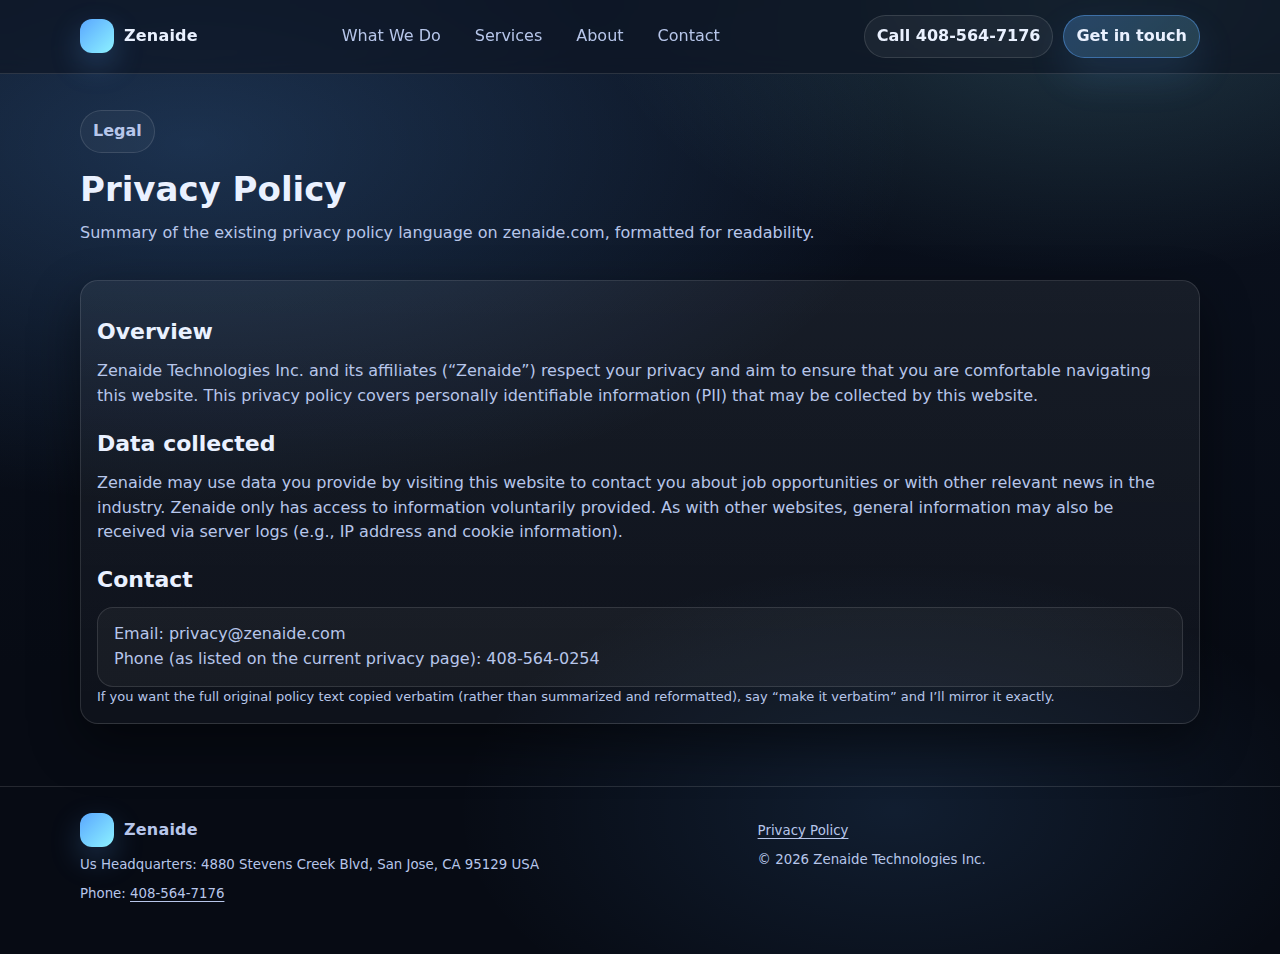
<file: privacy-policy.html>
<!doctype html>
<html lang="en">
<head>
  <meta charset="utf-8" />
  <meta name="viewport" content="width=device-width,initial-scale=1" />
  <title>Privacy Policy | Zenaide</title>
  <meta name="description" content="Zenaide privacy policy covering personally identifiable information collected on the website and how it may be used." />
  <link rel="canonical" href="https://www.zenaide.com/privacy-policy.html" />
  <link rel="icon" href="/assets/favicon.svg" type="image/svg+xml" />
  <link rel="stylesheet" href="/assets/styles.css" />
</head>
<body>
  <a class="skip" href="#main">Skip to content</a>

  <header class="header">
    <div class="container">
      <nav class="nav" aria-label="Primary">
        <a class="brand" href="/"><span class="brand-badge"></span><span>Zenaide</span></a>
        <div class="nav-links">
          <a href="/what-we-do.html">What We Do</a>
          <a href="/services.html">Services</a>
          <a href="/about-us.html">About</a>
          <a href="/contact-us.html">Contact</a>
        </div>
        <div class="nav-cta">
          <a class="btn small" href="tel:+14085647176">Call 408-564-7176</a>
          <a class="btn primary small" href="/contact-us.html">Get in touch</a>
        </div>
        <button class="menu-btn" data-menu-btn aria-controls="mobile-panel" aria-label="Open menu">Menu</button>
      </nav>
      <div id="mobile-panel" class="mobile-panel" data-mobile-panel>
        <a href="/what-we-do.html">What We Do</a>
        <a href="/services.html">Services</a>
        <a href="/about-us.html">About</a>
        <a href="/contact-us.html">Contact</a>
      </div>
    </div>
  </header>

  <main id="main">
    <section class="pagehead">
      <div class="container">
        <div class="pill">Legal</div>
        <h1>Privacy Policy</h1>
        <p>Summary of the existing privacy policy language on zenaide.com, formatted for readability.</p>
      </div>
    </section>

    <section class="prose">
      <div class="container">
        <div class="card feature">
          <h2>Overview</h2>
          <p>
            Zenaide Technologies Inc. and its affiliates (“Zenaide”) respect your privacy and aim to ensure that you are comfortable
            navigating this website. This privacy policy covers personally identifiable information (PII) that may be collected by this website.
          </p>

          <h2>Data collected</h2>
          <p>
            Zenaide may use data you provide by visiting this website to contact you about job opportunities or with other relevant news
            in the industry. Zenaide only has access to information voluntarily provided. As with other websites, general information may
            also be received via server logs (e.g., IP address and cookie information).
          </p>

          <h2>Contact</h2>
          <p class="note">
            Email: <a href="mailto:privacy@zenaide.com">privacy@zenaide.com</a><br/>
            Phone (as listed on the current privacy page): <a href="tel:+14085640254">408-564-0254</a>
          </p>

          <p class="help">
            If you want the full original policy text copied verbatim (rather than summarized and reformatted), say “make it verbatim”
            and I’ll mirror it exactly.
          </p>
        </div>
      </div>
    </section>
  </main>

  <footer class="footer">
    <div class="container">
      <div class="footer-grid">
        <div>
          <div class="brand" style="gap:10px"><span class="brand-badge"></span><span>Zenaide</span></div>
          <small>Us Headquarters: 4880 Stevens Creek Blvd, San Jose, CA 95129 USA</small>
          <small>Phone: <a href="tel:+14085647176">408-564-7176</a></small>
        </div>
        <div>
          <small><a href="/privacy-policy.html">Privacy Policy</a></small>
          <small>© <span data-year></span> Zenaide Technologies Inc.</small>
        </div>
      </div>
    </div>
  </footer>

  <script src="/assets/script.js" defer></script>
</body>
</html>
</file>
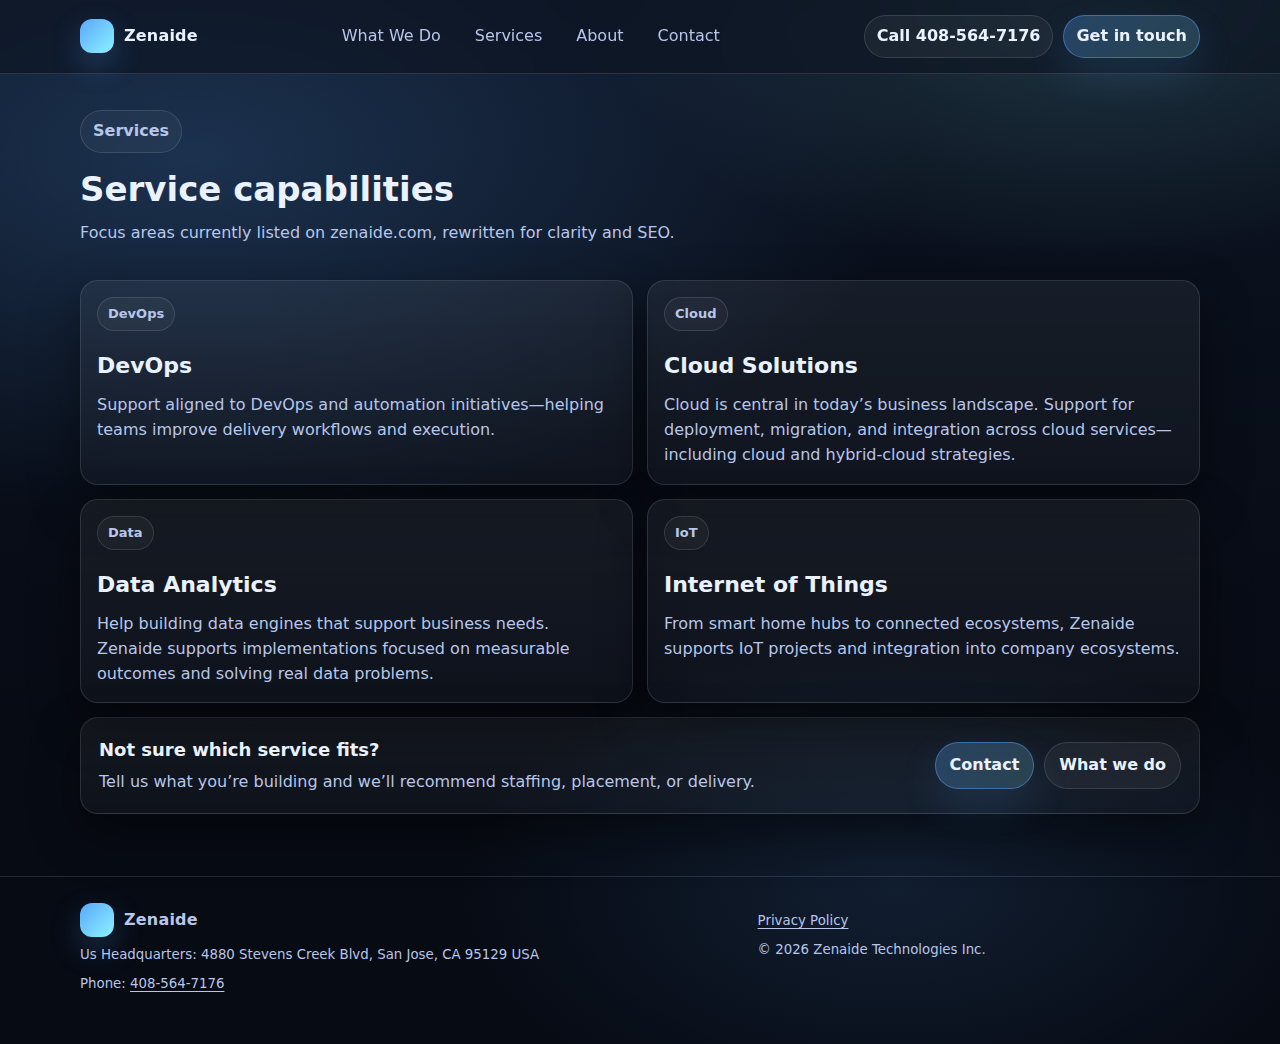
<file: services.html>
<!doctype html>
<html lang="en">
<head>
  <meta charset="utf-8" />
  <meta name="viewport" content="width=device-width,initial-scale=1" />
  <title>Services | DevOps, Cloud Solutions, Data Analytics, IoT</title>
  <meta name="description" content="Zenaide service capabilities include DevOps, cloud solutions, data analytics, and Internet of Things support." />
  <link rel="canonical" href="https://www.zenaide.com/services.html" />
  <link rel="icon" href="/assets/favicon.svg" type="image/svg+xml" />
  <link rel="stylesheet" href="/assets/styles.css" />
  <script type="application/ld+json">
  {
    "@context":"https://schema.org",
    "@type":"WebPage",
    "name":"Services",
    "url":"https://www.zenaide.com/services.html"
  }
  </script>
</head>
<body>
  <a class="skip" href="#main">Skip to content</a>

  <header class="header">
    <div class="container">
      <nav class="nav" aria-label="Primary">
        <a class="brand" href="/"><span class="brand-badge"></span><span>Zenaide</span></a>
        <div class="nav-links">
          <a href="/what-we-do.html">What We Do</a>
          <a href="/services.html">Services</a>
          <a href="/about-us.html">About</a>
          <a href="/contact-us.html">Contact</a>
        </div>
        <div class="nav-cta">
          <a class="btn small" href="tel:+14085647176">Call 408-564-7176</a>
          <a class="btn primary small" href="/contact-us.html">Get in touch</a>
        </div>
        <button class="menu-btn" data-menu-btn aria-controls="mobile-panel" aria-label="Open menu">Menu</button>
      </nav>

      <div id="mobile-panel" class="mobile-panel" data-mobile-panel>
        <a href="/what-we-do.html">What We Do</a>
        <a href="/services.html">Services</a>
        <a href="/about-us.html">About</a>
        <a href="/contact-us.html">Contact</a>
      </div>
    </div>
  </header>

  <main id="main">
    <section class="pagehead">
      <div class="container">
        <div class="pill">Services</div>
        <h1>Service capabilities</h1>
        <p>Focus areas currently listed on zenaide.com, rewritten for clarity and SEO.</p>
      </div>
    </section>

    <section class="prose">
      <div class="container">
        <div class="grid2">
          <article class="card feature">
            <div class="badge">DevOps</div>
            <h2>DevOps</h2>
            <p>
              Support aligned to DevOps and automation initiatives—helping teams improve delivery workflows and execution.
            </p>
          </article>

          <article class="card feature">
            <div class="badge">Cloud</div>
            <h2>Cloud Solutions</h2>
            <p>
              Cloud is central in today’s business landscape. Support for deployment, migration, and integration
              across cloud services—including cloud and hybrid-cloud strategies.
            </p>
          </article>

          <article class="card feature">
            <div class="badge">Data</div>
            <h2>Data Analytics</h2>
            <p>
              Help building data engines that support business needs. Zenaide supports implementations focused on
              measurable outcomes and solving real data problems.
            </p>
          </article>

          <article class="card feature">
            <div class="badge">IoT</div>
            <h2>Internet of Things</h2>
            <p>
              From smart home hubs to connected ecosystems, Zenaide supports IoT projects and integration into
              company ecosystems.
            </p>
          </article>
        </div>

        <div style="height:14px"></div>

        <div class="card cta">
          <div>
            <h3>Not sure which service fits?</h3>
            <p>Tell us what you’re building and we’ll recommend staffing, placement, or delivery.</p>
          </div>
          <div class="cta-actions">
            <a class="btn primary" href="/contact-us.html">Contact</a>
            <a class="btn" href="/what-we-do.html">What we do</a>
          </div>
        </div>
      </div>
    </section>

    <div class="callbar" aria-label="Call to action">
      <a class="btn" href="tel:+14085647176">Call 408-564-7176</a>
    </div>
  </main>

  <footer class="footer">
    <div class="container">
      <div class="footer-grid">
        <div>
          <div class="brand" style="gap:10px"><span class="brand-badge"></span><span>Zenaide</span></div>
          <small>Us Headquarters: 4880 Stevens Creek Blvd, San Jose, CA 95129 USA</small>
          <small>Phone: <a href="tel:+14085647176">408-564-7176</a></small>
        </div>
        <div>
          <small><a href="/privacy-policy.html">Privacy Policy</a></small>
          <small>© <span data-year></span> Zenaide Technologies Inc.</small>
        </div>
      </div>
    </div>
  </footer>

  <script src="/assets/script.js" defer></script>
</body>
</html>
</file>
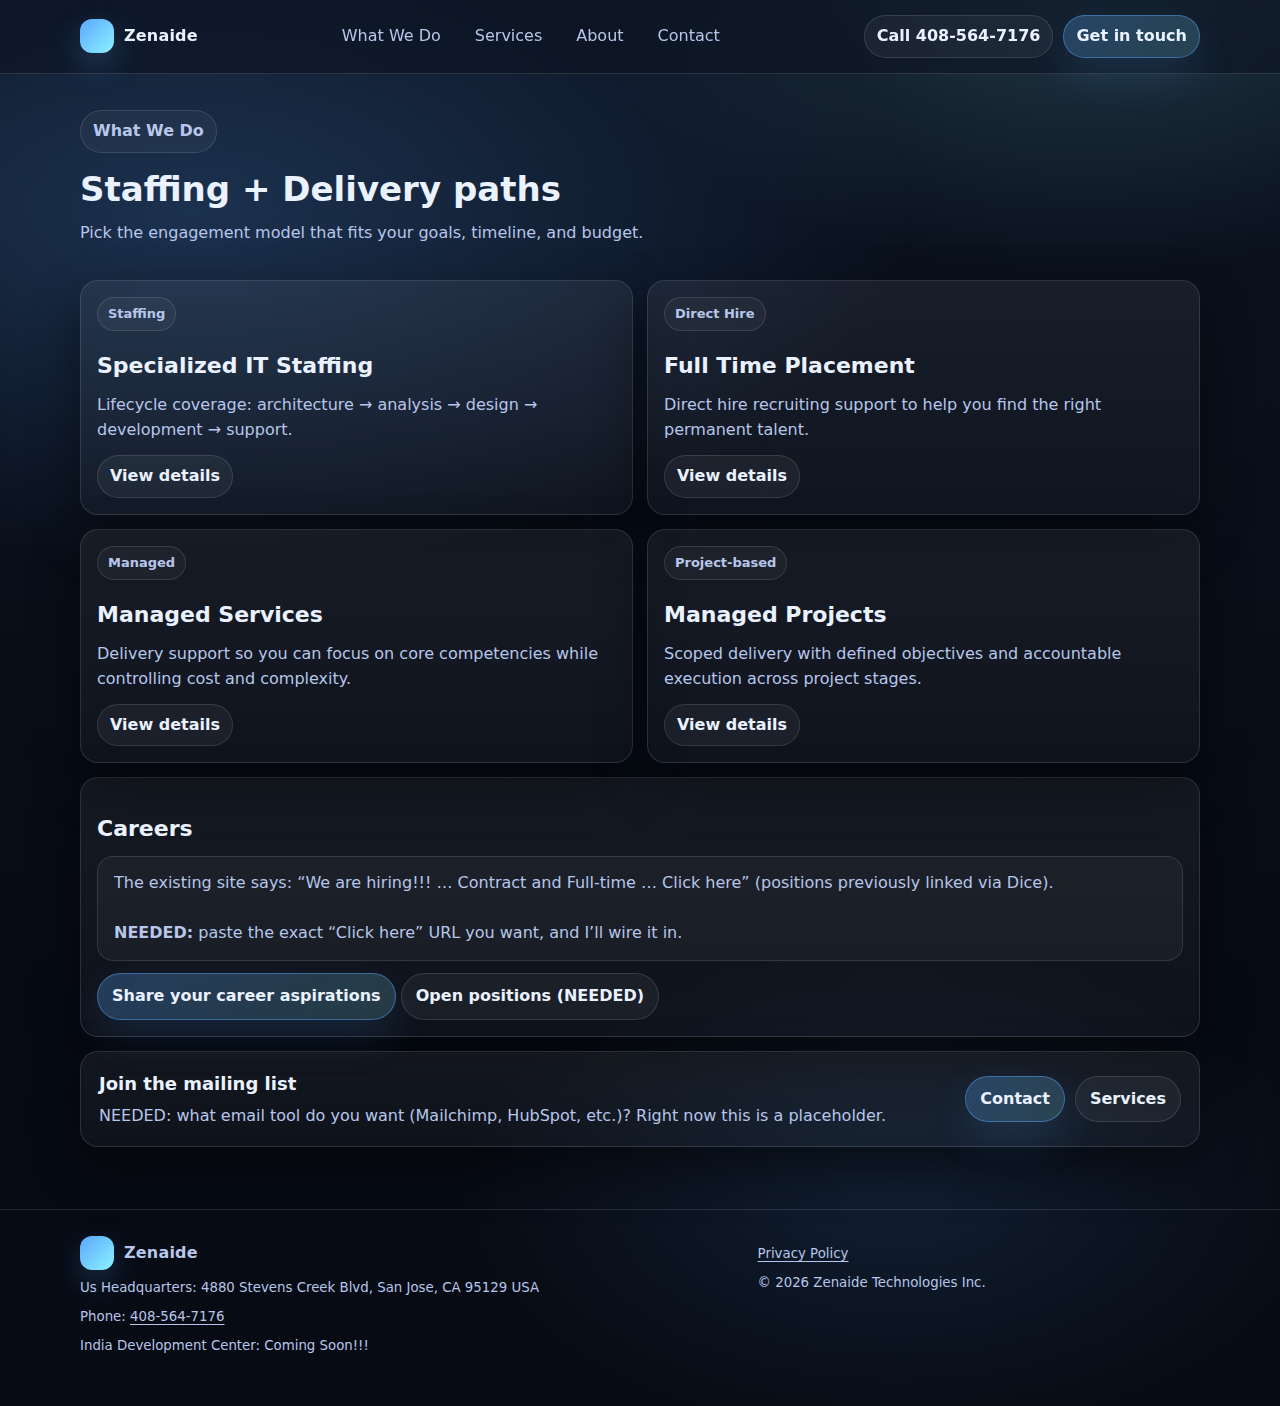
<file: what-we-do.html>
<!doctype html>
<html lang="en">
<head>
  <meta charset="utf-8" />
  <meta name="viewport" content="width=device-width,initial-scale=1" />
  <title>What We Do | Staffing, Placement, Managed Services & Projects</title>
  <meta name="description" content="Zenaide provides specialized IT staffing, full-time placement, managed services, and managed projects. Careers information and mailing list." />
  <link rel="canonical" href="https://www.zenaide.com/what-we-do.html" />
  <link rel="icon" href="/assets/favicon.svg" type="image/svg+xml" />
  <link rel="stylesheet" href="/assets/styles.css" />
</head>
<body>
  <a class="skip" href="#main">Skip to content</a>

  <header class="header">
    <div class="container">
      <nav class="nav" aria-label="Primary">
        <a class="brand" href="/"><span class="brand-badge"></span><span>Zenaide</span></a>
        <div class="nav-links">
          <a href="/what-we-do.html">What We Do</a>
          <a href="/services.html">Services</a>
          <a href="/about-us.html">About</a>
          <a href="/contact-us.html">Contact</a>
        </div>
        <div class="nav-cta">
          <a class="btn small" href="tel:+14085647176">Call 408-564-7176</a>
          <a class="btn primary small" href="/contact-us.html">Get in touch</a>
        </div>
        <button class="menu-btn" data-menu-btn aria-controls="mobile-panel" aria-label="Open menu">Menu</button>
      </nav>

      <div id="mobile-panel" class="mobile-panel" data-mobile-panel>
        <a href="/it-staffing.html">Specialized IT Staffing</a>
        <a href="/full-time-placement.html">Full Time Placement</a>
        <a href="/managed-services.html">Managed Services</a>
        <a href="/managed-projects.html">Managed Projects</a>
        <a href="/services.html">Services</a>
        <a href="/about-us.html">About</a>
        <a href="/contact-us.html">Contact</a>
      </div>
    </div>
  </header>

  <main id="main">
    <section class="pagehead">
      <div class="container">
        <div class="pill">What We Do</div>
        <h1>Staffing + Delivery paths</h1>
        <p>Pick the engagement model that fits your goals, timeline, and budget.</p>
      </div>
    </section>

    <section class="prose">
      <div class="container">
        <div class="grid2">
          <div class="card feature">
            <div class="badge">Staffing</div>
            <h2>Specialized IT Staffing</h2>
            <p>Lifecycle coverage: architecture → analysis → design → development → support.</p>
            <div style="margin-top:12px"><a class="btn small" href="/it-staffing.html">View details</a></div>
          </div>

          <div class="card feature">
            <div class="badge">Direct Hire</div>
            <h2>Full Time Placement</h2>
            <p>Direct hire recruiting support to help you find the right permanent talent.</p>
            <div style="margin-top:12px"><a class="btn small" href="/full-time-placement.html">View details</a></div>
          </div>

          <div class="card feature">
            <div class="badge">Managed</div>
            <h2>Managed Services</h2>
            <p>Delivery support so you can focus on core competencies while controlling cost and complexity.</p>
            <div style="margin-top:12px"><a class="btn small" href="/managed-services.html">View details</a></div>
          </div>

          <div class="card feature">
            <div class="badge">Project-based</div>
            <h2>Managed Projects</h2>
            <p>Scoped delivery with defined objectives and accountable execution across project stages.</p>
            <div style="margin-top:12px"><a class="btn small" href="/managed-projects.html">View details</a></div>
          </div>
        </div>

        <div style="height:14px"></div>

        <div class="card feature">
          <h2>Careers</h2>
          <p class="note">
            The existing site says: “We are hiring!!! … Contract and Full-time … Click here” (positions previously linked via Dice).
            <br><br>
            <strong>NEEDED:</strong> paste the exact “Click here” URL you want, and I’ll wire it in.
          </p>
          <div style="margin-top:12px">
            <a class="btn primary" href="/contact-us.html">Share your career aspirations</a>
            <a class="btn" href="#" aria-disabled="true" title="Needs the real jobs link">Open positions (NEEDED)</a>
          </div>
        </div>

        <div style="height:14px"></div>

        <div class="card cta">
          <div>
            <h3>Join the mailing list</h3>
            <p>NEEDED: what email tool do you want (Mailchimp, HubSpot, etc.)? Right now this is a placeholder.</p>
          </div>
          <div class="cta-actions">
            <a class="btn primary" href="/contact-us.html">Contact</a>
            <a class="btn" href="/services.html">Services</a>
          </div>
        </div>
      </div>
    </section>

    <div class="callbar" aria-label="Call to action">
      <a class="btn" href="tel:+14085647176">Call 408-564-7176</a>
    </div>
  </main>

  <footer class="footer">
    <div class="container">
      <div class="footer-grid">
        <div>
          <div class="brand" style="gap:10px"><span class="brand-badge"></span><span>Zenaide</span></div>
          <small>Us Headquarters: 4880 Stevens Creek Blvd, San Jose, CA 95129 USA</small>
          <small>Phone: <a href="tel:+14085647176">408-564-7176</a></small>
          <small>India Development Center: Coming Soon!!!</small>
        </div>
        <div>
          <small><a href="/privacy-policy.html">Privacy Policy</a></small>
          <small>© <span data-year></span> Zenaide Technologies Inc.</small>
        </div>
      </div>
    </div>
  </footer>

  <script src="/assets/script.js" defer></script>
</body>
</html>
</file>
<file: assets/styles.css>
:root{
    --bg:#0b1220;
    --surface:#0f1b33;
    --surface2:#0c172d;
    --card:#101f3b;
    --text:#eaf1ff;
    --muted:#b7c6ea;
    --line: rgba(255,255,255,.12);
    --brand:#5aa7ff;
    --brand2:#8df2ff;
    --ok:#34d399;
    --shadow: 0 20px 50px rgba(0,0,0,.45);
    --radius: 18px;
    --max: 1120px;
    --font: ui-sans-serif, system-ui, -apple-system, Segoe UI, Roboto, Helvetica, Arial, "Apple Color Emoji","Segoe UI Emoji";
  }
  
  *{box-sizing:border-box}
  html,body{margin:0;padding:0}
  body{
    font-family: var(--font);
    background:
      radial-gradient(1200px 600px at 15% 15%, rgba(90,167,255,.22), transparent 60%),
      radial-gradient(900px 500px at 85% 0%, rgba(141,242,255,.16), transparent 55%),
      radial-gradient(800px 450px at 70% 85%, rgba(90,167,255,.12), transparent 55%),
      linear-gradient(180deg, var(--bg), #070b14 70%);
    color: var(--text);
    line-height: 1.55;
  }
  
  a{color:inherit; text-decoration:none}
  a:hover{opacity:.92}
  img{max-width:100%; height:auto}
  
  .container{
    width: min(100% - 32px, var(--max));
    margin-inline:auto;
  }
  
  .skip{
    position:absolute; left:-9999px; top:auto; width:1px; height:1px; overflow:hidden;
  }
  .skip:focus{
    position:fixed; left:16px; top:16px; width:auto; height:auto;
    padding:10px 12px; border-radius:12px;
    background: var(--card); outline: 2px solid var(--brand);
    z-index:9999;
  }
  
  .header{
    position: sticky;
    top: 0;
    z-index: 50;
    backdrop-filter: blur(10px);
    background: rgba(11,18,32,.6);
    border-bottom: 1px solid var(--line);
  }
  
  .nav{
    display:flex;
    align-items:center;
    justify-content:space-between;
    gap:16px;
    padding: 14px 0;
  }
  
  .brand{
    display:flex; align-items:center; gap:10px;
    font-weight: 800;
    letter-spacing: .2px;
  }
  .brand-badge{
    width:34px; height:34px;
    border-radius: 12px;
    background: linear-gradient(135deg, var(--brand), var(--brand2));
    box-shadow: 0 12px 30px rgba(90,167,255,.25);
  }
  .brand span{font-size: 16px}
  
  .nav-links{
    display:flex; align-items:center; gap:14px;
  }
  .nav-links a{
    padding:10px 10px;
    border-radius: 12px;
    color: var(--muted);
  }
  .nav-links a:hover{
    background: rgba(255,255,255,.06);
    color: var(--text);
  }
  
  .nav-cta{
    display:flex; align-items:center; gap:10px;
  }
  
  .btn{
    display:inline-flex; align-items:center; justify-content:center;
    gap:8px;
    padding: 10px 14px;
    border-radius: 999px;
    border: 1px solid var(--line);
    background: rgba(255,255,255,.05);
    color: var(--text);
    font-weight: 700;
  }
  .btn:hover{background: rgba(255,255,255,.09)}
  .btn.primary{
    border: 1px solid rgba(90,167,255,.45);
    background: linear-gradient(135deg, rgba(90,167,255,.28), rgba(141,242,255,.18));
    box-shadow: 0 18px 40px rgba(90,167,255,.14);
  }
  .btn.primary:hover{filter: brightness(1.06)}
  .btn.small{padding:8px 12px; font-weight:700}
  
  .menu-btn{
    display:none;
    border:1px solid var(--line);
    background: rgba(255,255,255,.05);
    color: var(--text);
    border-radius: 12px;
    padding:10px 12px;
    font-weight:800;
  }
  
  .mobile-panel{
    display:none;
    padding: 0 0 14px 0;
  }
  .mobile-panel a{
    display:block;
    padding: 12px 10px;
    border-radius: 14px;
    color: var(--muted);
  }
  .mobile-panel a:hover{
    background: rgba(255,255,255,.06);
    color: var(--text);
  }
  
  .hero{
    padding: 58px 0 26px;
  }
  .hero-grid{
    display:grid;
    grid-template-columns: 1.35fr .95fr;
    gap: 22px;
    align-items: start;
  }
  
  .pill{
    display:inline-flex; align-items:center; gap:8px;
    padding: 8px 12px;
    border: 1px solid var(--line);
    border-radius: 999px;
    color: var(--muted);
    background: rgba(255,255,255,.04);
    font-weight: 700;
    width: fit-content;
  }
  
  .h1{
    font-size: clamp(34px, 3.8vw, 52px);
    line-height: 1.08;
    margin: 14px 0 10px;
    letter-spacing: -.6px;
  }
  .lead{
    color: var(--muted);
    font-size: 17px;
    margin: 0 0 18px;
    max-width: 62ch;
  }
  
  .kpi-row{
    display:flex;
    flex-wrap:wrap;
    gap:10px;
    margin-top: 18px;
  }
  .kpi{
    padding:10px 12px;
    border-radius: 16px;
    border: 1px solid var(--line);
    background: rgba(255,255,255,.04);
    color: var(--muted);
    font-weight:700;
  }
  .kpi strong{color:var(--text)}
  
  .card{
    background: linear-gradient(180deg, rgba(255,255,255,.06), rgba(255,255,255,.03));
    border: 1px solid var(--line);
    border-radius: var(--radius);
    box-shadow: var(--shadow);
  }
  
  .hero-card{
    padding: 18px;
  }
  .hero-card h2{
    margin: 6px 0 8px;
    font-size: 18px;
  }
  .hero-card p{color: var(--muted); margin: 0 0 12px}
  .list{
    margin: 0;
    padding-left: 18px;
    color: var(--muted);
  }
  .list li{margin: 8px 0}
  .divider{height:1px; background: var(--line); margin: 14px 0}
  
  .section{
    padding: 34px 0;
  }
  .section h2{
    font-size: 26px;
    margin: 0 0 12px;
    letter-spacing: -.3px;
  }
  .section p{color: var(--muted); margin: 0 0 14px; max-width: 78ch}
  
  .grid3{
    display:grid;
    grid-template-columns: repeat(3, 1fr);
    gap: 14px;
  }
  .grid2{
    display:grid;
    grid-template-columns: repeat(2, 1fr);
    gap: 14px;
  }
  .feature{
    padding: 16px;
  }
  .feature h3{
    margin: 6px 0 8px;
    font-size: 18px;
  }
  .feature p{margin:0; color: var(--muted)}
  .icon{
    width:42px; height:42px;
    border-radius: 14px;
    border: 1px solid var(--line);
    background: rgba(255,255,255,.05);
    display:flex; align-items:center; justify-content:center;
    font-weight: 900;
    color: var(--brand2);
  }
  
  .cta{
    padding: 18px;
    display:flex;
    justify-content:space-between;
    align-items:center;
    gap: 16px;
  }
  .cta h3{margin:0 0 6px; font-size: 18px}
  .cta p{margin:0; color: var(--muted)}
  .cta-actions{display:flex; gap:10px; flex-wrap:wrap}
  
  .footer{
    padding: 26px 0 50px;
    border-top: 1px solid var(--line);
    margin-top: 34px;
    color: var(--muted);
  }
  .footer-grid{
    display:grid;
    grid-template-columns: 1.2fr .8fr;
    gap: 14px;
  }
  .footer a{color: var(--muted); text-decoration:underline; text-underline-offset: 3px}
  .footer a:hover{color: var(--text)}
  .footer small{display:block; margin-top: 8px}
  
  .pagehead{
    padding: 36px 0 10px;
  }
  .pagehead h1{
    margin: 10px 0 6px;
    font-size: 34px;
  }
  .pagehead p{color: var(--muted); margin: 0 0 10px}
  
  .prose{
    padding: 14px 0 28px;
  }
  .prose h2{margin: 18px 0 10px; font-size: 22px}
  .prose ul{color: var(--muted)}
  .prose li{margin: 8px 0}
  .note{
    padding: 14px 16px;
    border-radius: 16px;
    border: 1px solid var(--line);
    background: rgba(255,255,255,.04);
    color: var(--muted);
  }
  .badge{
    display:inline-flex;
    align-items:center;
    gap:8px;
    padding: 6px 10px;
    border-radius: 999px;
    border: 1px solid var(--line);
    background: rgba(255,255,255,.04);
    color: var(--muted);
    font-weight: 700;
    font-size: 13px;
  }
  
  .form{
    display:grid;
    gap: 10px;
    margin-top: 10px;
  }
  .input, .textarea{
    width:100%;
    padding: 12px 12px;
    border-radius: 14px;
    border: 1px solid var(--line);
    background: rgba(255,255,255,.04);
    color: var(--text);
    outline: none;
  }
  .textarea{min-height: 120px; resize: vertical}
  .help{font-size: 13px; color: var(--muted)}
  
  .callbar{
    position: fixed;
    left: 50%;
    transform: translateX(-50%);
    bottom: 14px;
    z-index: 60;
    display:none;
  }
  .callbar .btn{
    padding: 12px 16px;
    border-radius: 999px;
    box-shadow: 0 20px 50px rgba(0,0,0,.55);
    border: 1px solid rgba(90,167,255,.45);
    background: linear-gradient(135deg, rgba(90,167,255,.38), rgba(141,242,255,.20));
  }
  
  @media (max-width: 920px){
    .hero-grid{grid-template-columns: 1fr; }
    .grid3{grid-template-columns: 1fr}
    .grid2{grid-template-columns: 1fr}
    .nav-links, .nav-cta{display:none}
    .menu-btn{display:inline-flex}
    .mobile-panel{display:block}
    .callbar{display:block}
  }
</file>
